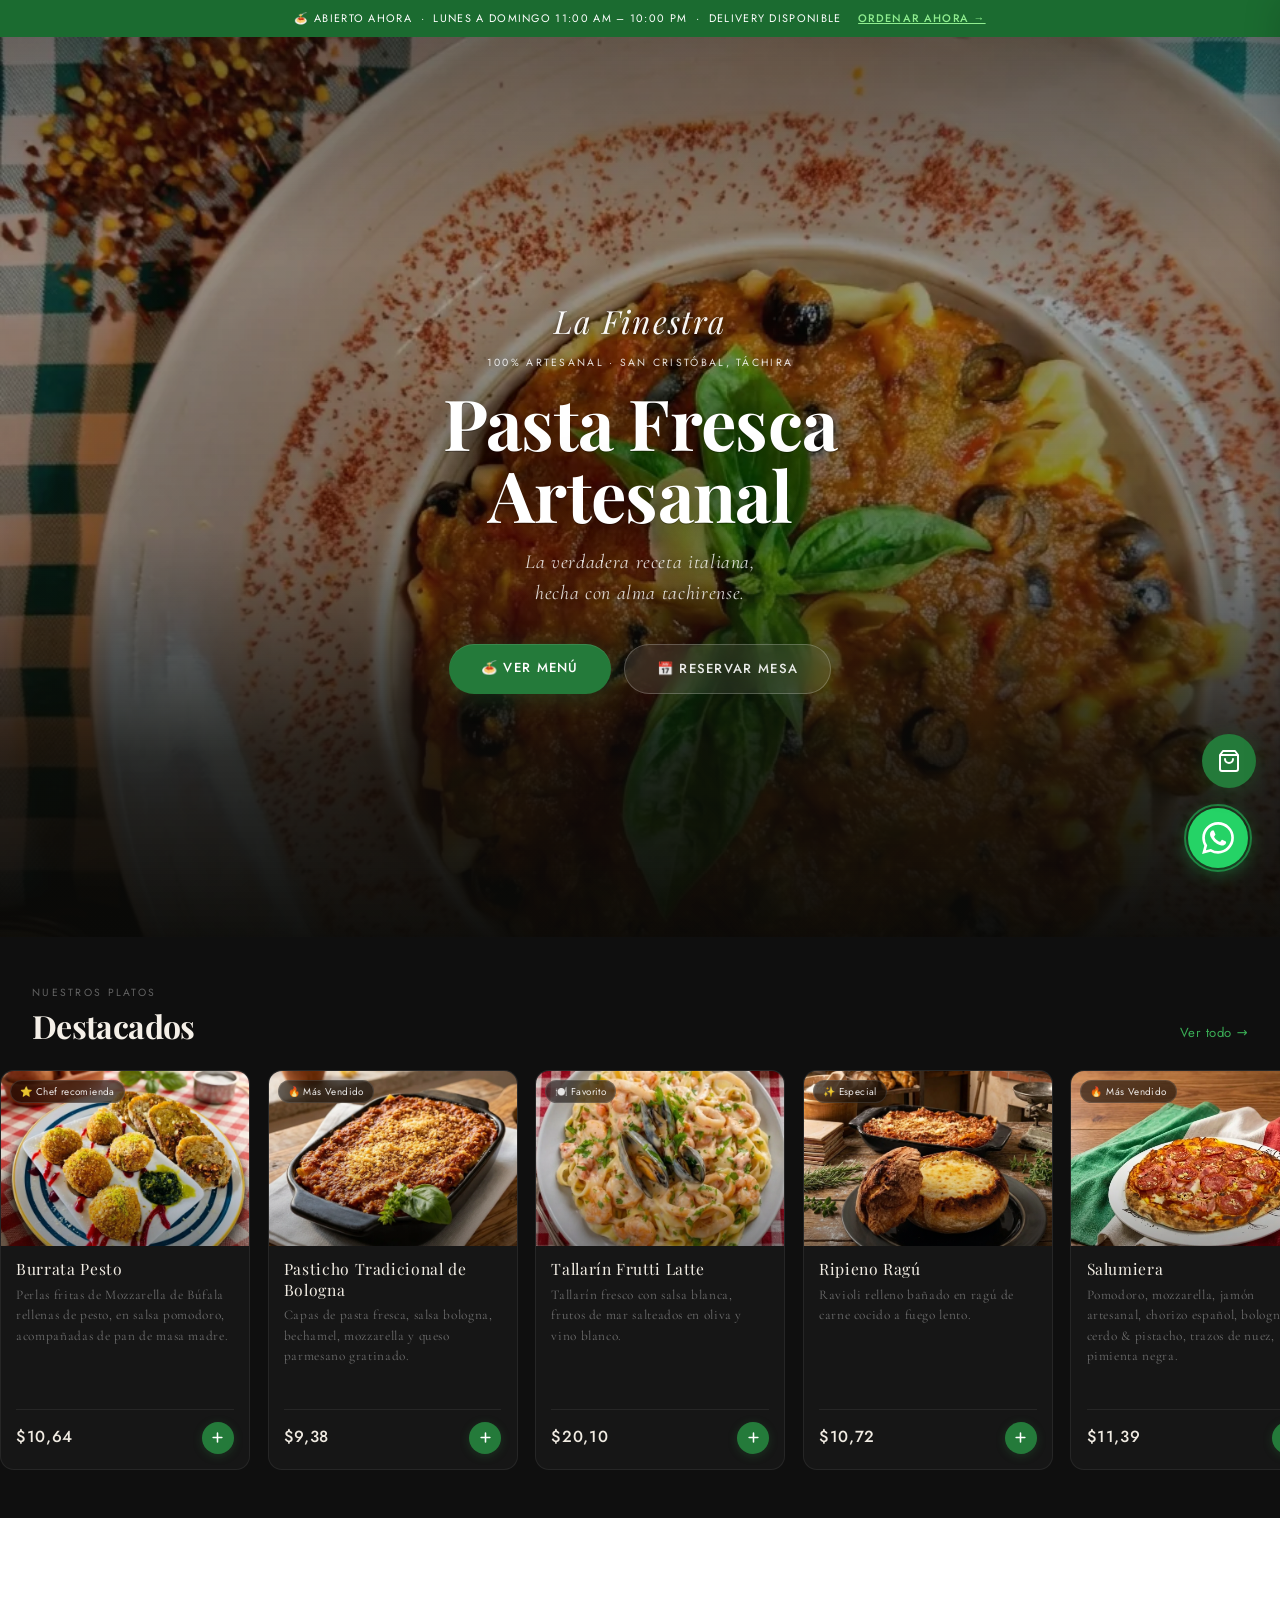
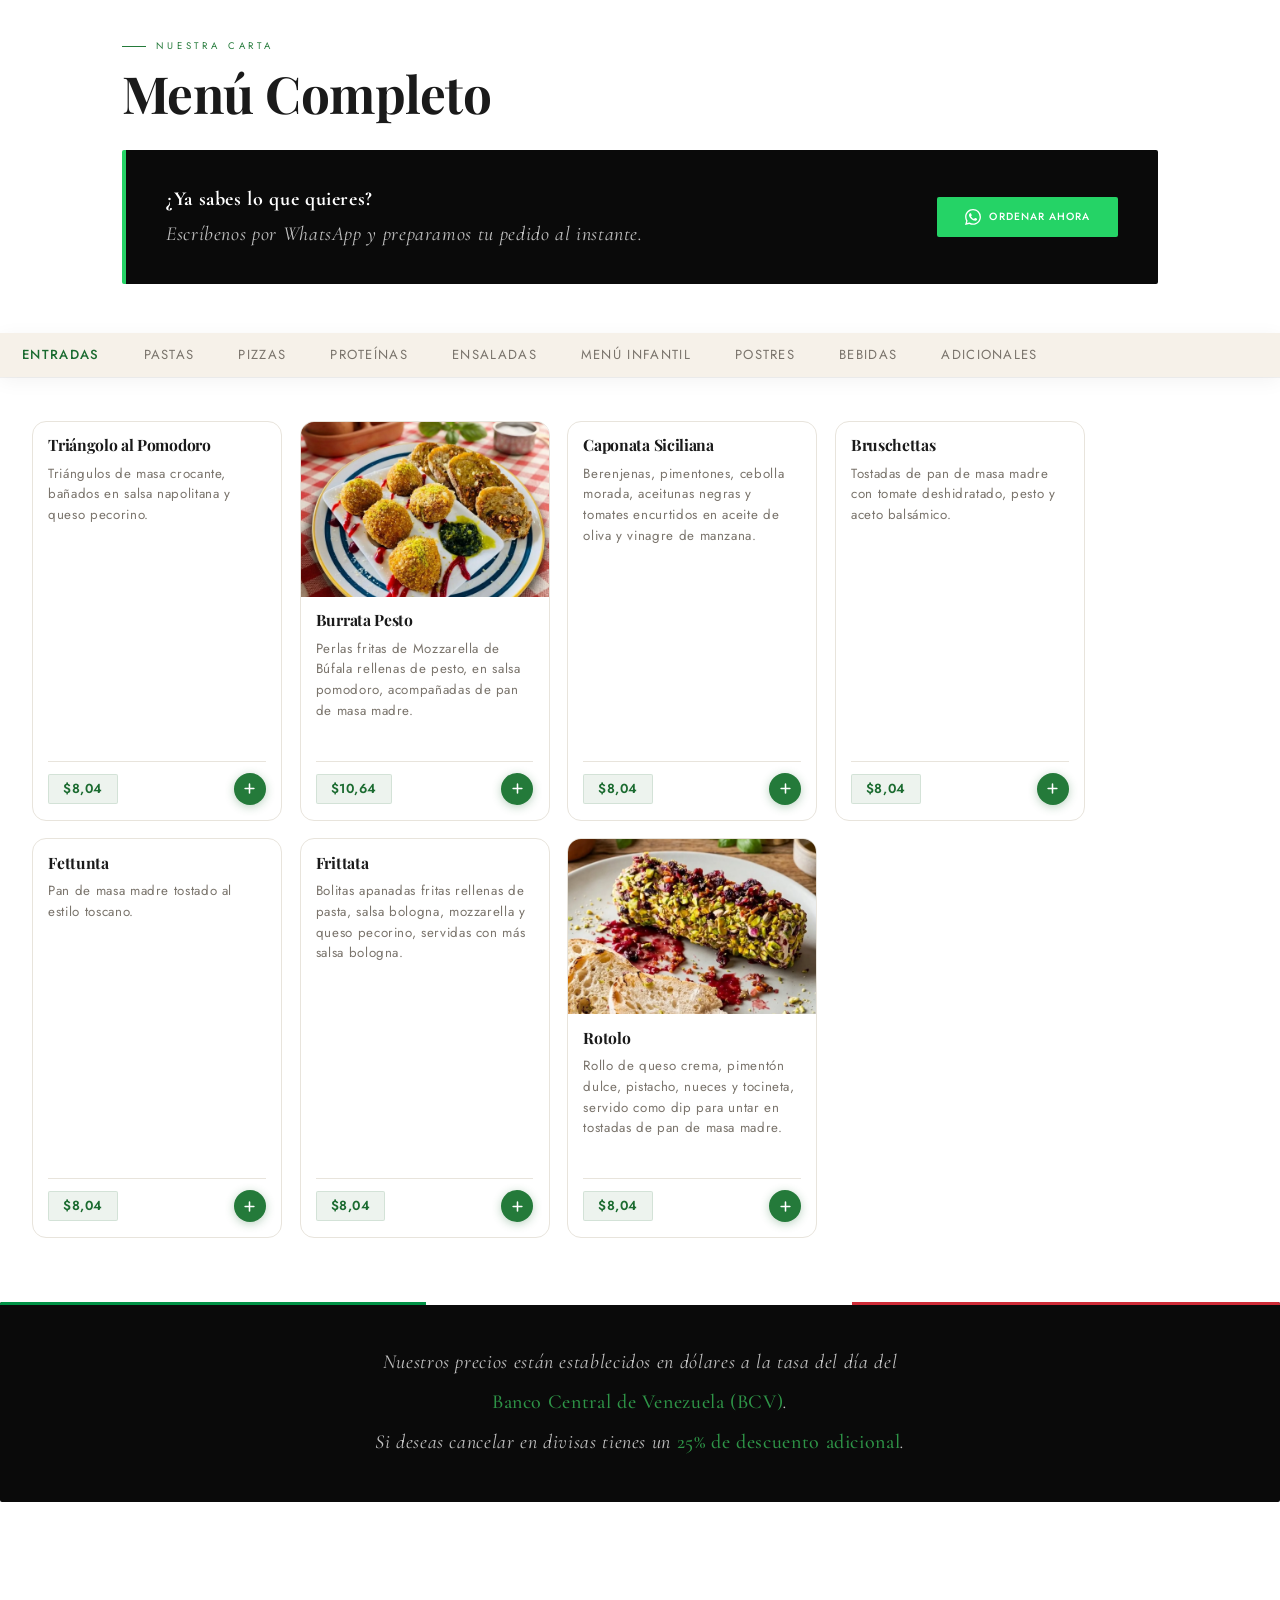
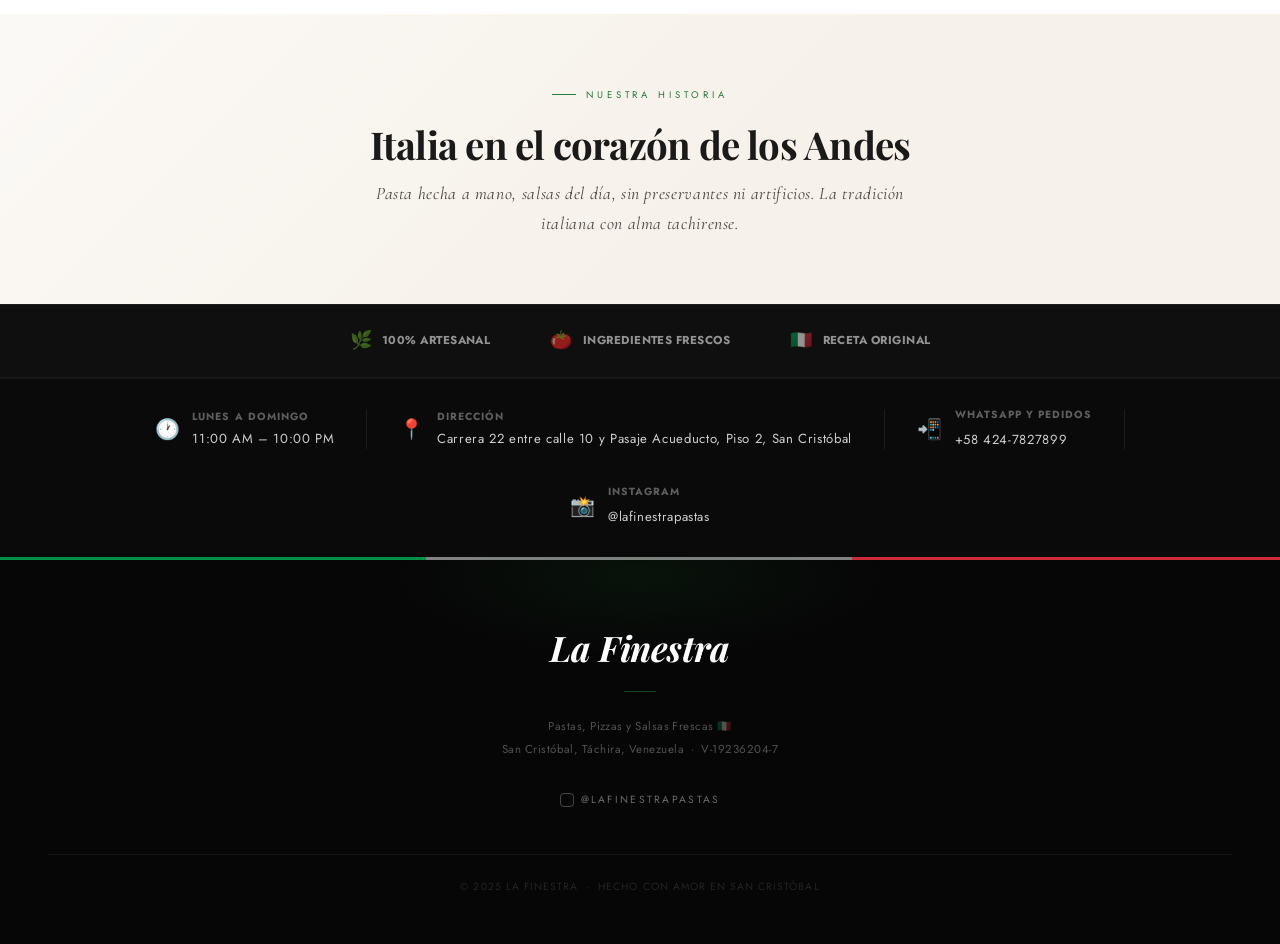
<file: index.html>
<!DOCTYPE html>
<html lang="es" style="color-scheme:light only;background-color:#FFFFFF">
<head>
<meta charset="UTF-8">
<meta name="viewport" content="width=device-width, initial-scale=1.0">
<meta name="color-scheme" content="light only">
<meta name="supported-color-schemes" content="light">
<title>La Finestra | Pastas, Pizzas y Salsas Frescas</title>
<link href="https://fonts.googleapis.com/css2?family=Playfair+Display:ital,wght@0,400;0,700;1,400;1,700&family=Cormorant+Garamond:ital,wght@0,300;0,500;1,300;1,500&family=Jost:wght@300;400;500&display=swap" rel="stylesheet">
<link rel="stylesheet" href="css/variables.css">
<link rel="stylesheet" href="css/base.css">
<link rel="stylesheet" href="css/global.css">
<link rel="stylesheet" href="css/navbar.css">
<link rel="stylesheet" href="css/layout.css">
<link rel="stylesheet" href="css/buttons.css">
<link rel="stylesheet" href="css/badges.css">
<link rel="stylesheet" href="css/tabs.css">
<link rel="stylesheet" href="css/menu-blocks.css">
<link rel="stylesheet" href="css/sections.css">
<link rel="stylesheet" href="css/footer.css">
<link rel="stylesheet" href="css/hero.css">
<link rel="stylesheet" href="css/destacados.css">
<link rel="stylesheet" href="css/utilities.css">
<link rel="stylesheet" href="css/responsive.css">
<link rel="stylesheet" href="css/cards.css">
<link rel="stylesheet" href="css/cart.css">
<script src="https://www.w3schools.com/lib/w3.js"></script>
</head>
<body>

<div id="navbar-container"></div>
<div id="hero-container"></div>
<div id="destacados-container"></div>
<div id="menu-container"></div>
<div id="about-container"></div>
<div id="valores-container"></div>
<div id="horario-container"></div>

<!-- FOOTER -->
<footer>
  <div class="ft-logo">La Finestra</div>
  <div class="ft-info">Pastas, Pizzas y Salsas Frescas 🇮🇹<br>San Cristóbal, Táchira, Venezuela &nbsp;·&nbsp; V-19236204-7</div>
  <div class="ft-ig"><a href="https://instagram.com/lafinestrapastas" target="_blank">@lafinestrapastas</a></div>
  <div class="ft-bottom">
    <p class="ft-copy">&copy; 2025 La Finestra &nbsp;·&nbsp; Hecho con amor en San Cristóbal</p>
  </div>
</footer>

<!-- WHATSAPP FLOTANTE -->
<a href="https://wa.me/584247827899" target="_blank" class="wa-float" title="Ordenar por WhatsApp">
  <div class="wa-float-pulse"></div>
  <svg viewBox="0 0 24 24" xmlns="http://www.w3.org/2000/svg">
    <path d="M17.472 14.382c-.297-.149-1.758-.867-2.03-.967-.273-.099-.471-.148-.67.15-.197.297-.767.966-.94 1.164-.173.199-.347.223-.644.075-.297-.15-1.255-.463-2.39-1.475-.883-.788-1.48-1.761-1.653-2.059-.173-.297-.018-.458.13-.606.134-.133.298-.347.446-.52.149-.174.198-.298.298-.497.099-.198.05-.371-.025-.52-.075-.149-.669-1.612-.916-2.207-.242-.579-.487-.5-.669-.51-.173-.008-.371-.01-.57-.01-.198 0-.52.074-.792.372-.272.297-1.04 1.016-1.04 2.479 0 1.462 1.065 2.875 1.213 3.074.149.198 2.096 3.2 5.077 4.487.709.306 1.262.489 1.694.625.712.227 1.36.195 1.871.118.571-.085 1.758-.719 2.006-1.413.248-.694.248-1.289.173-1.413-.074-.124-.272-.198-.57-.347m-5.421 7.403h-.004a9.87 9.87 0 01-5.031-1.378l-.361-.214-3.741.982.998-3.648-.235-.374a9.86 9.86 0 01-1.51-5.26c.001-5.45 4.436-9.884 9.888-9.884 2.64 0 5.122 1.03 6.988 2.898a9.825 9.825 0 012.893 6.994c-.003 5.45-4.437 9.884-9.885 9.884m8.413-18.297A11.815 11.815 0 0012.05 0C5.495 0 .16 5.335.157 11.892c0 2.096.547 4.142 1.588 5.945L.057 24l6.305-1.654a11.882 11.882 0 005.683 1.448h.005c6.554 0 11.89-5.335 11.893-11.893a11.821 11.821 0 00-3.48-8.413z"/>
  </svg>
</a>

<script>
  // Carga los sections HTML y luego levanta el módulo JS principal
  async function loadComponent(id, file) {
    const res  = await fetch(file);
    const html = await res.text();
    document.getElementById(id).innerHTML = html;
  }

  Promise.all([
    loadComponent('navbar-container',     'sections/navbar.html'),
    loadComponent('hero-container',       'sections/hero.html'),
    loadComponent('destacados-container', 'sections/destacados.html'),
    loadComponent('menu-container',       'sections/menu.html'),
    loadComponent('about-container',      'sections/about.html'),
    loadComponent('valores-container',    'sections/valores.html'),
    loadComponent('horario-container',    'sections/horario.html'),
  ]).then(() => {
    // Un solo script type=module reemplaza el loadScript() en cadena.
    // El navegador resuelve el árbol de imports automáticamente:
    // main.js → cart.js → config.js
    //        → mcard.js → menu-data.js
    const s = document.createElement('script');
    s.type = 'module';
    s.src  = 'js/main.js';
    document.body.appendChild(s);

    // Barra de urgencia (horario)
    var bar = document.getElementById('urgency-bar');
    if (bar) {
      var now      = new Date();
      var totalMin = now.getHours() * 60 + now.getMinutes();
      var isOpen   = totalMin >= 660 && totalMin < 1320;
      if (isOpen) {
        bar.innerHTML = '🍝 Abierto ahora &nbsp;·&nbsp; Lunes a Domingo 11:00 AM – 10:00 PM &nbsp;·&nbsp; Delivery disponible &nbsp;<a href="https://wa.me/584247827899" target="_blank">Ordenar ahora →</a>';
      } else {
        bar.classList.add('closed');
        bar.innerHTML = '🔴 Cerrado &nbsp;·&nbsp; Nuestro horario es Lunes a Domingo 11:00 AM – 10:00 PM';
      }
    }
  });
</script>
</body>
</html>
</file>
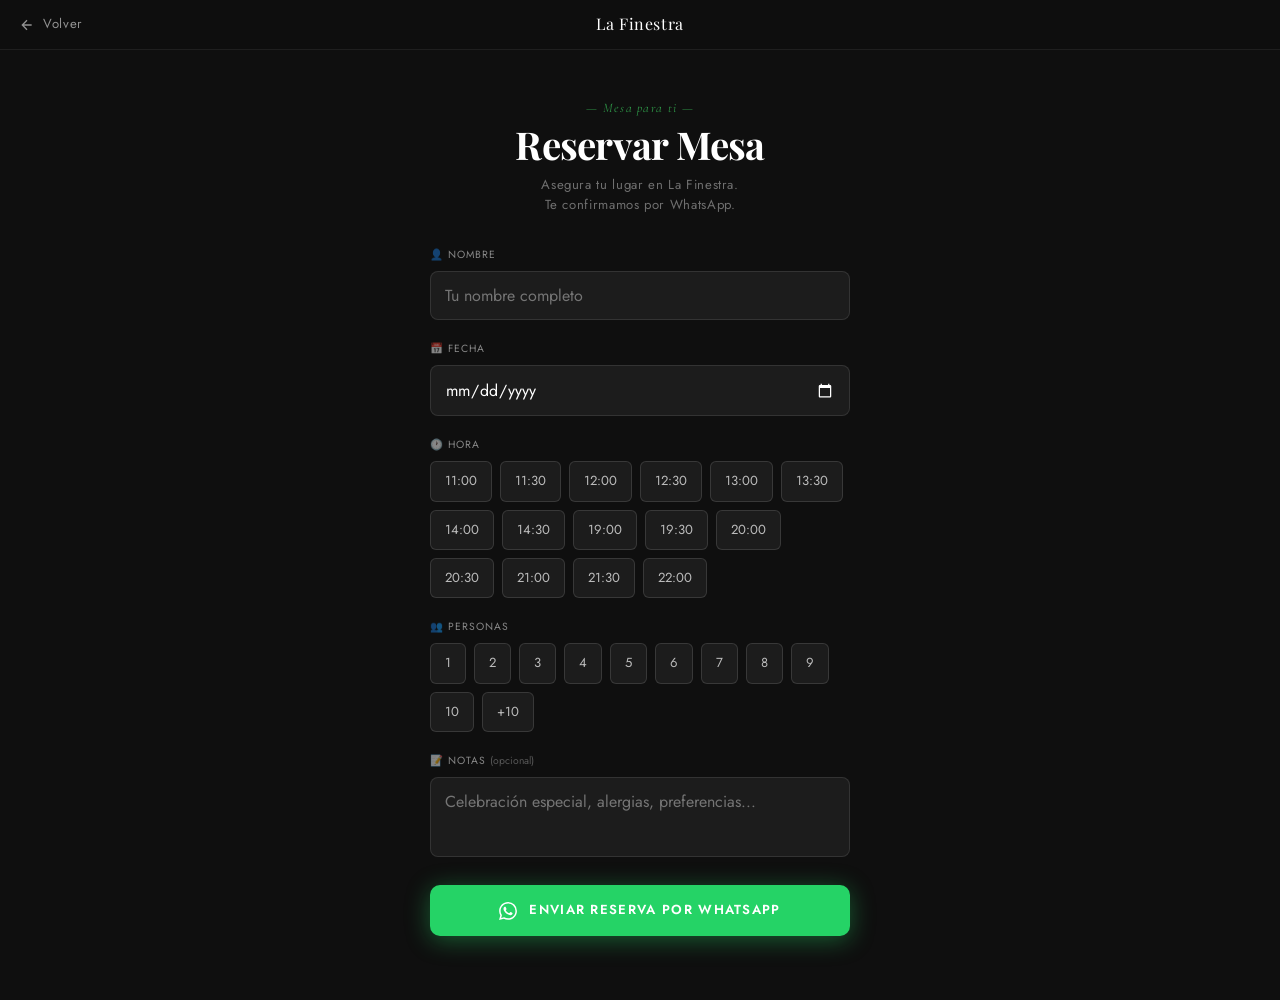
<file: reservas.html>
<!DOCTYPE html>
<html lang="es" style="color-scheme:light only">
<head>
<meta charset="UTF-8">
<meta name="viewport" content="width=device-width, initial-scale=1.0">
<meta name="color-scheme" content="light only">
<title>Reservar Mesa · La Finestra</title>
<link href="https://fonts.googleapis.com/css2?family=Playfair+Display:ital,wght@0,400;0,700;1,400;1,700&family=Cormorant+Garamond:ital,wght@0,300;0,500;1,300;1,500&family=Jost:wght@300;400;500&display=swap" rel="stylesheet">
<link rel="stylesheet" href="css/variables.css">
<link rel="stylesheet" href="css/base.css">
<link rel="stylesheet" href="css/reservas.css">
</head>
<body class="page-dark">

<header class="res-header">
  <a href="index.html" class="res-back">
    <svg viewBox="0 0 24 24" fill="none" stroke="currentColor" stroke-width="2">
      <path d="M19 12H5M12 5l-7 7 7 7"/>
    </svg>
    Volver
  </a>
  <span class="res-header-logo">La Finestra</span>
</header>

<main class="res-page">
  <div class="res-wrap">

    <span class="res-eyebrow">— Mesa para ti —</span>
    <h1 class="res-title">Reservar Mesa</h1>
    <p class="res-sub">Asegura tu lugar en La Finestra.<br>Te confirmamos por WhatsApp.</p>

    <div class="rf-group">
      <label class="rf-label">👤 Nombre</label>
      <input class="rf-input" id="res-nombre" type="text" placeholder="Tu nombre completo" autocomplete="name">
    </div>

    <div class="rf-group">
      <label class="rf-label">📅 Fecha</label>
      <input class="rf-input" id="res-fecha" type="date">
    </div>

    <div class="rf-group">
      <label class="rf-label">🕐 Hora</label>
      <div class="rf-chips" id="res-hora-chips">
        <button type="button" class="rf-chip" data-val="11:00">11:00</button>
        <button type="button" class="rf-chip" data-val="11:30">11:30</button>
        <button type="button" class="rf-chip" data-val="12:00">12:00</button>
        <button type="button" class="rf-chip" data-val="12:30">12:30</button>
        <button type="button" class="rf-chip" data-val="13:00">13:00</button>
        <button type="button" class="rf-chip" data-val="13:30">13:30</button>
        <button type="button" class="rf-chip" data-val="14:00">14:00</button>
        <button type="button" class="rf-chip" data-val="14:30">14:30</button>
        <button type="button" class="rf-chip" data-val="19:00">19:00</button>
        <button type="button" class="rf-chip" data-val="19:30">19:30</button>
        <button type="button" class="rf-chip" data-val="20:00">20:00</button>
        <button type="button" class="rf-chip" data-val="20:30">20:30</button>
        <button type="button" class="rf-chip" data-val="21:00">21:00</button>
        <button type="button" class="rf-chip" data-val="21:30">21:30</button>
        <button type="button" class="rf-chip" data-val="22:00">22:00</button>
      </div>
    </div>

    <div class="rf-group">
      <label class="rf-label">👥 Personas</label>
      <div class="rf-chips" id="res-personas-chips">
        <button type="button" class="rf-chip" data-val="1">1</button>
        <button type="button" class="rf-chip" data-val="2">2</button>
        <button type="button" class="rf-chip" data-val="3">3</button>
        <button type="button" class="rf-chip" data-val="4">4</button>
        <button type="button" class="rf-chip" data-val="5">5</button>
        <button type="button" class="rf-chip" data-val="6">6</button>
        <button type="button" class="rf-chip" data-val="7">7</button>
        <button type="button" class="rf-chip" data-val="8">8</button>
        <button type="button" class="rf-chip" data-val="9">9</button>
        <button type="button" class="rf-chip" data-val="10">10</button>
        <button type="button" class="rf-chip" data-val="+10">+10</button>
      </div>
    </div>

    <div class="rf-group">
      <label class="rf-label">📝 Notas <span class="rf-opcional">(opcional)</span></label>
      <textarea class="rf-input rf-textarea" id="res-notas" placeholder="Celebración especial, alergias, preferencias..."></textarea>
    </div>

    <div class="rf-error" id="rf-error">Por favor completa todos los campos obligatorios.</div>

    <button type="button" class="rf-btn" id="rf-submit">
      <svg viewBox="0 0 24 24" xmlns="http://www.w3.org/2000/svg">
        <path d="M17.472 14.382c-.297-.149-1.758-.867-2.03-.967-.273-.099-.471-.148-.67.15-.197.297-.767.966-.94 1.164-.173.199-.347.223-.644.075-.297-.15-1.255-.463-2.39-1.475-.883-.788-1.48-1.761-1.653-2.059-.173-.297-.018-.458.13-.606.134-.133.298-.347.446-.52.149-.174.198-.298.298-.497.099-.198.05-.371-.025-.52-.075-.149-.669-1.612-.916-2.207-.242-.579-.487-.5-.669-.51-.173-.008-.371-.01-.57-.01-.198 0-.52.074-.792.372-.272.297-1.04 1.016-1.04 2.479 0 1.462 1.065 2.875 1.213 3.074.149.198 2.096 3.2 5.077 4.487.709.306 1.262.489 1.694.625.712.227 1.36.195 1.871.118.571-.085 1.758-.719 2.006-1.413.248-.694.248-1.289.173-1.413-.074-.124-.272-.198-.57-.347m-5.421 7.403h-.004a9.87 9.87 0 01-5.031-1.378l-.361-.214-3.741.982.998-3.648-.235-.374a9.86 9.86 0 01-1.51-5.26c.001-5.45 4.436-9.884 9.888-9.884 2.64 0 5.122 1.03 6.988 2.898a9.825 9.825 0 012.893 6.994c-.003 5.45-4.437 9.884-9.885 9.884m8.413-18.297A11.815 11.815 0 0012.05 0C5.495 0 .16 5.335.157 11.892c0 2.096.547 4.142 1.588 5.945L.057 24l6.305-1.654a11.882 11.882 0 005.683 1.448h.005c6.554 0 11.89-5.335 11.893-11.893a11.821 11.821 0 00-3.48-8.413z"/>
      </svg>
      Enviar reserva por WhatsApp
    </button>

  </div>
</main>

<script>
document.querySelectorAll('#res-hora-chips .rf-chip').forEach(function(chip) {
  chip.addEventListener('click', function() {
    document.querySelectorAll('#res-hora-chips .rf-chip').forEach(function(c) { c.classList.remove('activo'); });
    this.classList.add('activo');
  });
});

document.querySelectorAll('#res-personas-chips .rf-chip').forEach(function(chip) {
  chip.addEventListener('click', function() {
    document.querySelectorAll('#res-personas-chips .rf-chip').forEach(function(c) { c.classList.remove('activo'); });
    this.classList.add('activo');
  });
});

document.getElementById('rf-submit').addEventListener('click', function() {
  var nombre  = document.getElementById('res-nombre').value.trim();
  var fecha   = document.getElementById('res-fecha').value;
  var horaEl  = document.querySelector('#res-hora-chips .rf-chip.activo');
  var persEl  = document.querySelector('#res-personas-chips .rf-chip.activo');
  var notas   = document.getElementById('res-notas').value.trim();
  var errorEl = document.getElementById('rf-error');

  if (!nombre || !fecha || !horaEl || !persEl) {
    errorEl.classList.add('visible');
    errorEl.scrollIntoView({ behavior: 'smooth', block: 'center' });
    return;
  }
  errorEl.classList.remove('visible');

  var parts = fecha.split('-');
  var y = parts[0], m = parts[1], d = parts[2];
  var dias  = ['Domingo','Lunes','Martes','Miércoles','Jueves','Viernes','Sábado'];
  var meses = ['enero','febrero','marzo','abril','mayo','junio','julio','agosto','septiembre','octubre','noviembre','diciembre'];
  var fo = new Date(parseInt(y), parseInt(m)-1, parseInt(d));
  var fechaLegible = dias[fo.getDay()] + ' ' + d + ' de ' + meses[parseInt(m)-1] + ' de ' + y;

  var msg = '📅 *Reserva en La Finestra*\n\n'
    + '👤 *Nombre:* ' + nombre + '\n'
    + '📆 *Fecha:* ' + fechaLegible + '\n'
    + '🕐 *Hora:* ' + horaEl.dataset.val + '\n'
    + '👥 *Personas:* ' + persEl.dataset.val + '\n'
    + (notas ? '📝 *Notas:* ' + notas + '\n' : '')
    + '\n_Enviado desde lafinestra.vercel.app_';

  window.open('https://wa.me/584247827899?text=' + encodeURIComponent(msg), '_blank');
});
</script>
</body>
</html>
</file>
<file: css/variables.css>
/* ══════════════════════════════════════════
   VARIABLES.CSS — Design Tokens
   La Finestra · Fase 4 (tipografía)
   Prompt 2: sombras centralizadas
══════════════════════════════════════════ */

:root {
  /* Negros / Charcoals */
  --negro:   #0A0A0A;
  --negro2:  #141414;
  --negro3:  #1C1C1C;
  --negro4:  #222222;

  /* Cremas */
  --crema:   #F6F1E9;
  --crema2:  #EDE5D4;
  --crema3:  #E5DAC8;

  /* Blancos */
  --blanco:  #FFFFFF;

  /* Verdes */
  --verde:   #1B6B30;
  --verde2:  #247A3A;
  --verde3:  #2E9447;

  /* Rojos */
  --rojo:    #BF2227;
  --rojo2:   #D42830;

  /* Oros */
  --oro:     #9A7B2F;
  --oro2:    #C49A3C;

  /* Grises claros */
  --gris:    #F2F0EC;
  --gris2:   #E8E4DC;

  /* Textos */
  --texto:   #1A1A1A;
  --texto2:  #4A4540;
  --texto3:  #7A746C;

  /* ── SOMBRAS — sistema centralizado ─────────────────
     Nombres anteriores mantenidos como aliases para
     no romper componentes que ya los usan.
     Los nuevos nombres semánticos son los canónicos.
  ─────────────────────────────────────────────────── */

  /* Sombras neutras (negro) */
  --shadow-soft:        0 2px 12px rgba(0,0,0,0.06);  /* elementos sutiles, how-num  */
  --shadow-card:        0 4px 24px rgba(0,0,0,0.08);  /* cards en reposo             */
  --shadow-card-hover:  0 8px 40px rgba(0,0,0,0.12);  /* cards en hover              */
  --shadow-overlay:     0 4px 24px rgba(0,0,0,0.20);  /* botones sobre fondo verde   */
  --shadow-heavy:       0 8px 32px rgba(0,0,0,0.30);  /* hover botones sobre verde   */
  --shadow-dark:        0 4px 24px rgba(0,0,0,0.35);  /* banners oscuros hover       */

  /* Sombras verde brand */
  --shadow-green:           0 4px 20px rgba(27,107,48,0.40);   /* btn-primary reposo      */
  --shadow-green-hover:     0 6px 28px rgba(27,107,48,0.55);   /* btn-primary hover       */
  --shadow-green-nav:       0 2px 12px rgba(27,107,48,0.35);   /* btn nav reposo          */
  --shadow-green-nav-hover: 0 4px 20px rgba(27,107,48,0.50);   /* btn nav hover           */
  --shadow-green-subtle:    0 2px 12px rgba(27,107,48,0.15);   /* how-num, acentos leves  */

  /* Sombras WhatsApp */
  --shadow-wa:          0 4px 20px rgba(37,211,102,0.45), 0 2px 8px rgba(0,0,0,0.20);   /* wa-float reposo  */
  --shadow-wa-hover:    0 8px 32px rgba(37,211,102,0.60), 0 4px 16px rgba(0,0,0,0.25);  /* wa-float hover   */
  --shadow-wa-btn:      0 4px 24px rgba(37,211,102,0.40);  /* btn-wa-hero reposo         */
  --shadow-wa-btn-hover:0 6px 32px rgba(37,211,102,0.60);  /* btn-wa-hero hover          */

  /* Aliases legacy — compatibilidad con código anterior */
  --sombra:  var(--shadow-card);
  --sombra2: var(--shadow-card-hover);
  --sombra3: var(--shadow-soft);

  /* Misc */
  --radio:      2px;   /* botones, badges, pills — elementos pequeños */
  --radio-card: 14px;  /* cards, paneles, contenedores grandes       */
  --trans:   all 0.28s cubic-bezier(0.4,0,0.2,1);

  /* ── FASE 4: ESCALA TIPOGRÁFICA ──────────────────
     Todas las fuentes se definen aquí como tokens.
     Editar aquí afecta todo el sitio de forma segura.
  ─────────────────────────────────────────────────── */

  /* Familias */
  --font-serif:      'Playfair Display', Georgia, serif;
  --font-serif-body: 'Cormorant Garamond', 'Garamond', serif;
  --font-sans:       'Jost', system-ui, sans-serif;

  /* Escala de tamaños (fluid = clamp responsive) */
  --text-2xs:   0.65rem;
  --text-xs:    0.72rem;
  --text-sm:    0.82rem;
  --text-base:  1rem;
  --text-md:    1.1rem;
  --text-lg:    1.25rem;

  /* Títulos fluid */
  --text-h4:    clamp(1.1rem,  1.8vw, 1.35rem);
  --text-h3:    clamp(1.3rem,  2.2vw, 1.7rem);
  --text-h2:    clamp(1.7rem,  3.2vw, 2.4rem);
  --text-h1:    clamp(2.4rem,  5.5vw, 4.2rem);

  /* Line-heights */
  --lh-tight:   1.15;
  --lh-snug:    1.3;
  --lh-normal:  1.55;
  --lh-relaxed: 1.75;
  --lh-loose:   2;

  /* Letter-spacing */
  --ls-tight:   -0.02em;
  --ls-none:    0em;
  --ls-sm:      0.04em;
  --ls-md:      0.1em;
  --ls-lg:      0.16em;
  --ls-xl:      0.22em;

  /* ── SPACING — sistema de espaciado ─────────────────
     Escala basada en base de 0.5rem (8px).
     Usar estos tokens en padding, margin y gap.
     Nunca hardcodear valores de spacing nuevos.
  ─────────────────────────────────────────────────── */

  --space-1:   0.25rem;   /*  4px — detalles mínimos, margin-bottom micro  */
  --space-2:   0.5rem;    /*  8px — gaps internos pequeños, padding badge   */
  --space-3:   0.75rem;   /* 12px — gaps icon+label, padding nav-mobile btn */
  --space-4:   1rem;      /* 16px — gap general, padding-top mcard-order    */
  --space-5:   1.25rem;   /* 20px — padding mobile compacto                 */
  --space-6:   1.5rem;    /* 24px — gap cards, padding móvil                */
  --space-7:   2rem;      /* 32px — padding card, padding sección móvil     */
  --space-8:   2.5rem;    /* 40px — padding banners, CTA móvil              */
  --space-9:   3rem;      /* 48px — margin-bottom tabs, sección móvil       */
  --space-10:  4rem;      /* 64px — padding secciones medianas              */
  --space-11:  5rem;      /* 80px — padding CTA desktop                     */
  --space-12:  7rem;      /* 112px — padding secciones principales desktop  */

  /* Aliases semánticos — más legibles en contexto */
  --space-section:        var(--space-12);  /* padding secciones principales  */
  --space-section-mobile: var(--space-9);   /* padding secciones en móvil     */
  --space-card:           var(--space-7);   /* padding interno de cards       */
  --space-card-mobile:    var(--space-6);   /* padding cards en móvil         */
  --space-banner:         var(--space-8);   /* padding banners oscuros        */
  --space-inline:         var(--space-4);   /* gap entre elementos en línea   */
  --space-stack:          var(--space-6);   /* gap entre cards en grid        */

  /* ── TRANSICIONES — sistema unificado ───────────────
     3 velocidades semánticas para toda la UI.
     --trans legacy se mantiene como alias de --transition-smooth.
  ─────────────────────────────────────────────────── */

  /* Rápida: color, border, opacity — cambios de estado simples */
  --transition-fast:    color 0.2s ease, background 0.2s ease,
                        border-color 0.2s ease, opacity 0.2s ease;

  /* Suave: la mayoría de componentes interactivos */
  --transition-smooth:  background 0.25s ease, color 0.25s ease,
                        border-color 0.25s ease, box-shadow 0.25s ease,
                        transform 0.22s cubic-bezier(0.4,0,0.2,1);

  /* Premium: cards, elementos con elevación, movimiento percibido */
  --transition-premium: background 0.3s ease, border-color 0.3s ease,
                        box-shadow 0.3s ease,
                        transform 0.28s cubic-bezier(0.4,0,0.2,1);

  /* Alias legacy — compatibilidad con código anterior */
  --trans: var(--transition-smooth);

}
</file>
<file: css/base.css>
/* ══════════════════════════════════════════
   BASE.CSS — Reset, body, dark-mode block
   Fase 4: tipografía global optimizada
══════════════════════════════════════════ */

*, *::before, *::after {
  margin: 0;
  padding: 0;
  box-sizing: border-box;
}

html {
  scroll-behavior: smooth;
  color-scheme: light only;
  background-color: #FFFFFF;
  /* Base font-size: permite que rem escale limpio en todos los navegadores */
  font-size: 16px;
}

body {
  background-color: #FFFFFF;
  color: var(--texto);
  font-family: var(--font-sans);
  font-size: var(--text-base);
  line-height: var(--lh-normal);
  letter-spacing: var(--ls-sm);
  overflow-x: hidden;
  -webkit-font-smoothing: antialiased;
  -moz-osx-font-smoothing: grayscale;
  text-rendering: optimizeLegibility;
  color-scheme: light only;
}

/* Párrafos base */
p {
  line-height: var(--lh-normal);
}

/* Links base */
a {
  color: inherit;
}

/* Buttons base — reset del estilo nativo del navegador.
   Sin esto, los <button> heredan background:buttonface (blanco/gris)
   del agente de usuario, ignorando cualquier background:transparent
   declarado en otros archivos CSS. */
button {
  background: transparent;
  border: none;
  padding: 0;
  cursor: pointer;
  font: inherit;
  color: inherit;
}

/* Mejorar rendering de fuentes serif en todos los contextos */
h1, h2, h3, h4, h5, h6 {
  font-family: var(--font-serif);
  line-height: var(--lh-snug);
  letter-spacing: var(--ls-tight);
  text-rendering: optimizeLegibility;
}

/* ── FORZAR MODO CLARO ── */
@media (prefers-color-scheme: dark) {
  html:not(:has(body.page-dark)),
  body:not(.page-dark) {
    background-color: #FFFFFF !important;
    color: #1A1A1A !important;
    color-scheme: light !important;
  }
  body:not(.page-dark) * { color-scheme: light !important; }
  body:not(.page-dark) input,
body:not(.page-dark) button:not(.tab):not(.mcard-btn):not(.dest-btn):not(.cart-fab):not(.cart-close):not(.cart-qty-btn):not(.cart-btn-wa),
body:not(.page-dark) select,
body:not(.page-dark) textarea {
  background-color: #FFFFFF !important;
  color: #1A1A1A !important;
}
  .about, .menu-sec, .horario { background-color: #F6F1E9 !important; }
  .hero, .valores             { background-color: #141414 !important; }
  .about-card, .icard,
  .pasta-system, .price-notice { background-color: #0A0A0A !important; }
  .vitem                      { background-color: #1C1C1C !important; }
  .cta-sec                    { background-color: #1B6B30 !important; }
  footer                      { background-color: #060606 !important; }
  nav                         { background-color: #0A0A0A !important; }
  .mcard        { background-color: #FFFFFF !important; color: #1A1A1A !important; }
  .mcard-name   { color: #1A1A1A !important; }
  .mcard-desc   { color: #7A746C !important; }
  .mcard:hover  { background-color: #F6F1E9 !important; }
  .tab    { color: #7A746C !important; background-color: transparent !important; }
  .tab.on { color: #1B6B30 !important; }
}
</file>
<file: css/global.css>
/* ══════════════════════════════════════════
   GLOBAL.CSS — vacío intencionalmente.
   overflow-x: hidden está en base.css body.
══════════════════════════════════════════ */
</file>
<file: css/navbar.css>
/* ══════════════════════════════════════════
   NAVBAR.CSS — Navegación principal.
   Usa tokens de variables.css.
══════════════════════════════════════════ */

/* ── Flag bar ── */
.flag-bar {
  position: absolute;
  top: 0; left: 0; right: 0;
  height: 3px;
  background: linear-gradient(90deg, #009246 33.3%, #ffffff 33.3% 66.6%, #CE2B37 66.6%);
  z-index: 10;
}

/* ── Nav ── */
nav {
  position: fixed;
  top: 0; width: 100%;
  z-index: 300;
  background: rgba(10,10,10,0.98);
  backdrop-filter: blur(16px);
  -webkit-backdrop-filter: blur(16px);
  display: flex;
  align-items: center;
  justify-content: space-between;
  padding: 0 3rem;
  height: 68px;
  border-bottom: 1px solid rgba(255,255,255,0.06);
}

.nav-logo {
  font-family: var(--font-serif);
  font-size: 1.3rem;
  font-style: italic;
  color: var(--blanco);
  letter-spacing: 0.01em;
  display: flex;
  align-items: center;
  gap: 12px;
}
.nav-logo-dot {
  width: 6px; height: 6px;
  border-radius: 50%;
  background: var(--verde3);
}
.nav-logo span {
  color: rgba(255,255,255,0.35);
  font-style: normal;
  font-size: var(--text-2xs);
  letter-spacing: var(--ls-xl);
  text-transform: uppercase;
}

.nav-links {
  display: flex;
  gap: 0;
  list-style: none;
  align-items: center;
  height: 68px;
}
.nav-links li { height: 100%; display: flex; align-items: center; }
.nav-links a {
  color: rgba(255,255,255,0.6);
  text-decoration: none;
  font-size: 0.7rem;
  letter-spacing: 0.14em;
  text-transform: uppercase;
  padding: 0 1.2rem;
  height: 100%;
  display: flex;
  align-items: center;
  border-bottom: 2px solid transparent;
  transition: var(--transition-fast);
}
.nav-links a:hover { color: var(--blanco); border-bottom-color: var(--verde3); }

/* nav .nav-wa: especificidad mayor que .nav-links a — sin !important */
nav .nav-wa {
  margin-left: 1rem;
  background: var(--verde);
  color: white;
  padding: 10px 22px;
  height: auto;
  font-size: 0.68rem;
  letter-spacing: 0.14em;
  border-radius: var(--radio);
  border-bottom: none;
  box-shadow: var(--shadow-green-nav);
}
nav .nav-wa:hover {
  background: var(--verde2);
  box-shadow: var(--shadow-green-nav-hover);
  transform: translateY(-1px);
}

/* ── Hamburger ── */
.nav-hamburger {
  display: none;
  flex-direction: column;
  gap: 5px;
  cursor: pointer;
  padding: 8px;
}
.nav-hamburger span {
  width: 22px; height: 1.5px;
  background: white;
  border-radius: 2px;
  transition: var(--transition-fast);
}

/* ── Menú móvil ── */
.nav-mobile {
  display: none;
  position: fixed;
  top: 68px; left: 0; right: 0;
  background: var(--negro);
  padding: var(--space-card-mobile) 2rem;
  z-index: 299;
  border-bottom: 1px solid rgba(255,255,255,0.06);
}
.nav-mobile.open { display: flex; flex-direction: column; gap: 0; }
.nav-mobile a {
  color: rgba(255,255,255,0.7);
  text-decoration: none;
  font-size: 0.8rem;
  letter-spacing: 0.12em;
  text-transform: uppercase;
  padding: var(--space-4) 0;
  border-bottom: 1px solid rgba(255,255,255,0.05);
  transition: var(--transition-fast);
}
.nav-mobile a:hover { color: var(--verde3); }

/* .nav-mobile .mob-wa: especificidad mayor que .nav-mobile a — sin !important */
.nav-mobile .mob-wa {
  background: var(--verde);
  color: white;
  text-align: center;
  padding: 12px;
  margin-top: 1rem;
  border: none;
  border-radius: var(--radio);
}
</file>
<file: css/layout.css>
/* ══════════════════════════════════════════
   LAYOUT.CSS — Estructura base de secciones.
   Nav → navbar.css | Footer → sections.css
   Usa tokens de variables.css.
══════════════════════════════════════════ */

/* ── Secciones base ── */
section { padding: var(--space-section) 2rem; }
.inner  { max-width: 1100px; margin: 0 auto; }

.sec-label {
  display: inline-flex;
  align-items: center;
  gap: 10px;
  font-size: 0.6rem;
  letter-spacing: 0.4em;
  text-transform: uppercase;
  color: var(--verde2);
  margin-bottom: var(--space-3);
}
.sec-label::before {
  content: '';
  width: 24px; height: 1px;
  background: var(--verde2);
  flex-shrink: 0;
}

.sec-title {
  font-family: var(--font-serif);
  font-size: clamp(2rem, 4.5vw, 3.2rem);
  line-height: 1.08;
  margin-bottom: 1.8rem;
  color: var(--texto);
  letter-spacing: -0.01em;
}
</file>
<file: css/buttons.css>
/* ══════════════════════════════════════════
   BUTTONS.CSS — Sistema de botones
   Base compartida + todas las variantes.
   Editar aquí para cambiar cualquier botón
   del sitio sin tocar otros componentes.
══════════════════════════════════════════ */

/* ── Base ── */
.btn {
  font-family: var(--font-sans);
  font-size: var(--text-xs);
  letter-spacing: var(--ls-lg);
  text-transform: uppercase;
  font-weight: 500;
  cursor: pointer;
  text-decoration: none;
  display: inline-flex;
  align-items: center;
  gap: 8px;
  border: none;
  border-radius: var(--radio);
  transition: var(--transition-smooth);
}
.btn:active { transform: translateY(0) scale(0.98); }

/* ── Primary (verde brand) ── */
.btn-primary {
  background: var(--verde);
  color: white;
  padding: 15px 38px;
  box-shadow: var(--shadow-green);
}
.btn-primary:hover {
  background: var(--verde2);
  box-shadow: var(--shadow-green-hover);
  transform: translateY(-2px);
}

/* ── Outline (borde blanco, fondo transparente) ── */
.btn-outline {
  background: transparent;
  color: rgba(255,255,255,0.65);
  padding: 15px 38px;
  font-weight: 400;
  border: 1px solid rgba(255,255,255,0.2);
}
.btn-outline:hover {
  border-color: rgba(255,255,255,0.5);
  color: white;
  transform: translateY(-2px);
}

/* ── WhatsApp grande (hero / destacado) ── */
.btn-whatsapp {
  background-color: #25D366;
  color: white;
  padding: 16px 40px;
  gap: 10px;
  box-shadow: var(--shadow-wa-btn);
}
.btn-whatsapp:hover {
  background-color: #1ea854;
  box-shadow: var(--shadow-wa-btn-hover);
  transform: translateY(-2px);
}
.btn-whatsapp svg { width: 20px; height: 20px; fill: white; flex-shrink: 0; }

/* ── WhatsApp compacto (banners, order) ── */
.btn-whatsapp-sm {
  background-color: #25D366;
  color: white;
  padding: 12px 28px;
  font-size: var(--text-2xs);
  letter-spacing: var(--ls-md);
  white-space: nowrap;
  flex-shrink: 0;
  transition: var(--transition-fast);
}
.btn-whatsapp-sm:hover { background-color: #1ea854; transform: translateY(-1px); }
.btn-whatsapp-sm:active { transform: scale(0.97); }
.btn-whatsapp-sm svg { width: 16px; height: 16px; fill: white; }

/* ── Order (verde outline pequeño, dentro de cards) ── */
.btn-order {
  font-size: var(--text-2xs);
  letter-spacing: var(--ls-md);
  color: var(--verde);
  border: 1px solid rgba(27,107,48,0.25);
  padding: 7px 14px;
  background: transparent;
  transition: var(--transition-fast);
}
.btn-order:hover {
  background-color: var(--verde);
  color: white;
  border-color: var(--verde);
}
.btn-order svg { width: 12px; height: 12px; transition: var(--transition-fast); }
.btn-order:hover svg { transform: translateX(3px); }

/* ── White (CTA sobre fondo verde) ── */
.btn-white {
  background: white;
  color: var(--verde);
  padding: 14px 36px;
  font-weight: 500;
  border-radius: 100px;
  box-shadow: var(--shadow-overlay);
}
.btn-white:hover {
  background: var(--crema);
  transform: translateY(-2px);
  box-shadow: var(--shadow-heavy);
}

/* ── White outline (CTA secundario sobre fondo verde) ── */
.btn-white-outline {
  background: rgba(255,255,255,0.12);
  color: white;
  padding: 14px 36px;
  font-weight: 400;
  border-radius: 100px;
  border: 1px solid rgba(255,255,255,0.3);
}
.btn-white-outline:hover {
  background: rgba(255,255,255,0.22);
  transform: translateY(-2px);
}
</file>
<file: css/badges.css>
/* ══════════════════════════════════════════
   BADGES.CSS — Etiquetas de estado
   Variantes: default (oscuro), verde, rojo.
══════════════════════════════════════════ */

.badge {
  font-family: var(--font-sans);
  font-size: var(--text-2xs);
  letter-spacing: var(--ls-xl);
  text-transform: uppercase;
  font-weight: 500;
  padding: 5px 13px;
  border: 1px solid rgba(255,255,255,0.1);
  color: rgba(255,255,255,0.45);
  border-radius: var(--radio);
  transition: var(--transition-fast);
  line-height: 1;
}
.badge:hover { border-color: rgba(255,255,255,0.25); color: rgba(255,255,255,0.7); }

.badge.g {
  border-color: rgba(46,148,71,0.4);
  color: var(--verde3);
  background: rgba(46,148,71,0.06);
}
.badge.r {
  border-color: rgba(212,40,48,0.35);
  color: #d97070;
  background: rgba(212,40,48,0.05);
}
</file>
<file: css/tabs.css>
/* ══════════════════════════════════════════
   TABS.CSS — Sistema de pestañas del menú.
   El JS que activa .on está en main.js.
══════════════════════════════════════════ */

.tabs-wrap {
  display: flex;
  flex-wrap: wrap;
  margin-bottom: var(--space-9);
  /* Sin border-bottom: línea separadora eliminada por diseño */
}

.tab {
  padding: 14px 22px;
  font-family: var(--font-sans);
  font-size: var(--text-sm);
  letter-spacing: var(--ls-md);
  text-transform: uppercase;
  /* background reseteado a transparent en base.css — no hace falta declararlo aquí */
  border-bottom: 2px solid transparent;
  margin-bottom: -1px;
  color: var(--texto3);
  transition: var(--transition-fast);
  white-space: nowrap;
  line-height: var(--lh-tight);
}

/* Sin subrayado verde — solo cambia el color del texto */
.tab.on             { color: var(--verde); font-weight: 500; }
.tab:hover:not(.on) { color: var(--texto2); }

.panel { display: none; }
.panel.on { display: block; }

/* ── Tabs sticky ── */
.tabs-sentinel {
  height: 1px;
  visibility: hidden;
  pointer-events: none;
}

.tabs-sticky-wrap {
  position: sticky;
  top: 0;
  z-index: 100;
  background: transparent;
  transition:
    background 0.3s cubic-bezier(0.4,0,0.2,1),
    box-shadow 0.3s cubic-bezier(0.4,0,0.2,1),
    backdrop-filter 0.3s ease;
}

.tabs-sticky-wrap.is-stuck {
  background: rgba(246,241,233,0.97);
  backdrop-filter: blur(14px);
  -webkit-backdrop-filter: blur(14px);
  box-shadow:
    0 1px 0 rgba(0,0,0,0.05),
    0 4px 20px rgba(0,0,0,0.05);
}

.tabs-sticky-wrap .tabs-wrap {
  margin-bottom: 0;
  transition: border-color 0.3s ease;
}

.tabs-sticky-wrap + .panel.on,
.tabs-sticky-wrap ~ .panel.on {
  padding-top: 2.5rem;
}

/* ── Desktop: nowrap y scroll si no caben ── */
@media (min-width: 769px) {
  .tabs-wrap {
    flex-wrap: nowrap;
    overflow-x: auto;
    scrollbar-width: none;
    width: fit-content;
  }
  .tabs-wrap::-webkit-scrollbar { display: none; }
}

@media (max-width: 768px) {
  .tabs-sticky-wrap .tabs-wrap {
    flex-wrap: nowrap;
    overflow-x: auto;
    overflow-y: hidden;
    -webkit-overflow-scrolling: touch;
    scrollbar-width: none;
    -ms-overflow-style: none;
    padding-left: var(--space-4);
    padding-right: var(--space-4);
    gap: 0;
  }

  .tabs-sticky-wrap .tabs-wrap::-webkit-scrollbar { display: none; }

  /* Tabs más compactos en móvil — más visibles sin scrollear */
  .tabs-sticky-wrap .tabs-wrap .tab {
    flex-shrink: 0;
    padding: 11px 14px;
    font-size: 0.65rem;
  }

  .tabs-sticky-wrap::after {
    content: '';
    position: absolute;
    top: 0; right: 0;
    width: 40px;
    height: 100%;
    background: linear-gradient(to right, transparent, rgba(246,241,233,0.9));
    pointer-events: none;
    z-index: 1;
    transition: opacity 0.2s;
  }

  .tabs-sticky-wrap.scrolled-end::after { opacity: 0; }
}
</file>
<file: css/menu-blocks.css>
/* ══════════════════════════════════════════
   MENU-BLOCKS.CSS — Bloques del menú:
   sistema de pasta, aviso de precios,
   banner de ordenar por WhatsApp.
══════════════════════════════════════════ */

/* ── Sistema de Pasta ── */
.pasta-system {
  background: var(--negro);
  padding: var(--space-8) var(--space-9);
  margin-bottom: var(--space-7);
  border-radius: var(--radio);
  overflow: hidden;
  position: relative;
}
.pasta-system::before {
  content: '';
  position: absolute;
  top: 0; left: 0; right: 0;
  height: 3px;
  background: linear-gradient(90deg, #009246 33.3%, #fff 33.3% 66.6%, #CE2B37 66.6%);
}
.ps-head {
  font-family: var(--font-serif);
  font-size: var(--text-h3);
  font-style: italic;
  font-weight: 700;
  color: var(--blanco);
  margin-bottom: var(--space-2);
  line-height: var(--lh-snug);
  letter-spacing: var(--ls-tight);
}
.ps-sub {
  font-family: var(--font-sans);
  font-size: var(--text-xs);
  color: rgba(255,255,255,0.4);
  margin-bottom: var(--space-7);
  line-height: var(--lh-relaxed);
  letter-spacing: var(--ls-sm);
}
.ps-cols { display: grid; grid-template-columns: repeat(3, 1fr); gap: var(--space-7); }
.ps-col h4 {
  font-family: var(--font-sans);
  font-size: var(--text-2xs);
  letter-spacing: var(--ls-xl);
  text-transform: uppercase;
  font-weight: 500;
  margin-bottom: var(--space-4);
  padding-bottom: var(--space-2);
  border-bottom: 1px solid rgba(255,255,255,0.08);
  line-height: 1;
}
.pc-verde h4  { color: var(--verde3); }
.pc-blanco h4 { color: rgba(255,255,255,0.45); }
.pc-rojo h4   { color: #d97070; }
.ps-col ul { list-style: none; display: flex; flex-direction: column; gap: var(--space-2); }
.ps-col li {
  font-family: var(--font-serif-body);
  font-size: var(--text-md);
  color: rgba(255,255,255,0.6);
  font-style: italic;
  line-height: var(--lh-snug);
  padding-left: var(--space-2);
  border-left: 1px solid rgba(255,255,255,0.08);
  transition: var(--transition-fast);
}
.ps-col li:hover { color: rgba(255,255,255,0.85); border-left-color: var(--verde3); }
.ps-col li b {
  font-style: normal;
  font-family: var(--font-sans);
  font-size: var(--text-2xs);
  color: rgba(255,255,255,0.3);
  font-weight: 400;
  letter-spacing: var(--ls-sm);
}
.pasta-note {
  background: var(--crema);
  border-left: 3px solid var(--verde);
  padding: var(--space-4) var(--space-6);
  margin-top: var(--space-6);
  border-radius: 0 var(--radio) var(--radio) 0;
  font-family: var(--font-serif-body);
  font-size: var(--text-md);
  font-style: italic;
  color: var(--texto2);
  line-height: var(--lh-relaxed);
}

/* ── Aviso de Precios ── */
.price-notice {
  margin-top: var(--space-9);
  background: var(--negro);
  padding: var(--space-8) var(--space-9);
  border-radius: var(--radio);
  text-align: center;
  position: relative;
  overflow: hidden;
}
.price-notice::before {
  content: '';
  position: absolute;
  top: 0; left: 0; right: 0;
  height: 3px;
  background: linear-gradient(90deg, #009246 33.3%, #fff 33.3% 66.6%, #CE2B37 66.6%);
}
.price-notice p {
  font-family: var(--font-serif-body);
  font-size: var(--text-lg);
  font-style: italic;
  color: rgba(255,255,255,0.75);
  line-height: var(--lh-loose);
}
.price-notice strong { color: var(--verde3); font-style: normal; font-weight: 500; }

/* ── Banner Ordenar ── */
.order-banner {
  background: var(--negro);
  border-radius: var(--radio);
  padding: var(--space-card) 2.5rem;
  margin-bottom: var(--space-9);
  display: flex;
  align-items: center;
  justify-content: space-between;
  gap: var(--space-stack);
  flex-wrap: wrap;
  border-left: 4px solid #25D366;
  transition: var(--transition-smooth);
}
.order-banner:hover { box-shadow: var(--shadow-dark); }
.ob-text {
  font-family: var(--font-serif-body);
  font-size: var(--text-lg);
  font-style: italic;
  color: rgba(255,255,255,0.75);
  line-height: var(--lh-relaxed);
}
.ob-text strong { color: white; font-style: normal; }

/* ── Responsive móvil ── */
@media (max-width: 768px) {

  /* Sistema de pasta: reducir padding y colapsar columnas en acordeón visual */
  .pasta-system {
    padding: var(--space-5) var(--space-4);
    margin-bottom: var(--space-5);
  }

  .ps-sub { margin-bottom: var(--space-5); }

  /* Las 3 columnas → scroll horizontal compacto */
  .ps-cols {
    display: flex;
    overflow-x: auto;
    scroll-snap-type: x mandatory;
    -webkit-overflow-scrolling: touch;
    scrollbar-width: none;
    gap: var(--space-4);
    padding-bottom: var(--space-2);
    margin: 0 calc(-1 * var(--space-4));
    padding-left: var(--space-4);
    padding-right: var(--space-4);
  }

  .ps-cols::-webkit-scrollbar { display: none; }

  .ps-col {
    flex-shrink: 0;
    width: 200px;
    scroll-snap-align: start;
  }

  /* Items siguen siendo lista vertical dentro de cada columna */
  .ps-col ul {
    flex-direction: column;
    gap: var(--space-2);
  }

  .ps-col li {
    border-left: 1px solid rgba(255,255,255,0.08);
    font-size: var(--text-sm);
  }

  /* Nota de pasta: reducir padding */
  .pasta-note {
    padding: var(--space-3) var(--space-4);
    font-size: var(--text-sm);
  }

  /* Aviso de precios: reducir padding y fuente */
  .price-notice {
    padding: var(--space-5) var(--space-4);
    margin-top: var(--space-6);
  }

  .price-notice p {
    font-size: var(--text-base);
    line-height: var(--lh-relaxed);
  }

  /* Banner ordenar: apilar verticalmente, reducir padding */
  .order-banner {
    padding: var(--space-4) var(--space-4);
    margin-bottom: var(--space-6);
    flex-direction: column;
    align-items: flex-start;
    gap: var(--space-3);
  }

  .ob-text { font-size: var(--text-base); }
}
</file>
<file: css/sections.css>
/* ══════════════════════════════════════════
   SECTIONS.CSS — About, Valores mini,
   Horario mini, CTA, How-strip.
   Nav → navbar.css | Footer → footer.css
   Usa tokens de variables.css.
══════════════════════════════════════════ */

/* ── NOSOTROS ── */
.about {
  background: var(--crema);
  padding: var(--space-10) 2rem;
  position: relative;
}
.about::before {
  content: '';
  position: absolute;
  inset: 0;
  background: linear-gradient(135deg, rgba(255,255,255,0.6) 0%, transparent 60%);
  pointer-events: none;
}
.about-compact {
  max-width: 580px;
  margin: 0 auto;
  text-align: center;
  position: relative;
}
.about-compact-title {
  font-family: var(--font-serif);
  font-size: var(--text-h2);
  color: var(--texto);
  margin: var(--space-2) 0 var(--space-3);
  line-height: var(--lh-tight);
}
.about-compact-text {
  font-family: var(--font-serif-body);
  font-size: var(--text-md);
  font-style: italic;
  color: var(--texto2);
  line-height: var(--lh-relaxed);
}

/* ── VALORES MINI ── */
.valores-mini {
  background: #0f0f0f;
  border-top: 1px solid rgba(255,255,255,0.05);
  border-bottom: 1px solid rgba(255,255,255,0.05);
  padding: 22px 40px;
}
.valores-mini-inner {
  display: flex;
  justify-content: center;
  gap: 60px;
  max-width: 1100px;
  margin: 0 auto;
}
.valores-mini-item {
  display: flex;
  align-items: center;
  gap: 10px;
  font-size: var(--text-xs);
  letter-spacing: var(--ls-sm);
  text-transform: uppercase;
  color: rgba(255,255,255,0.55);
  transition: var(--transition-fast);
}
.valores-mini-item:hover { color: rgba(255,255,255,0.85); }
.valores-mini-item span { font-size: 18px; }

/* ── HORARIO MINI ── */
.horario-mini {
  background: #0a0a0a;
  padding: 28px 40px;
  border-top: 1px solid rgba(255,255,255,0.04);
}
.horario-mini-inner {
  display: flex;
  align-items: center;
  justify-content: center;
  gap: 32px;
  max-width: 1100px;
  margin: 0 auto;
  flex-wrap: wrap;
}
.horario-mini-item { display: flex; align-items: center; gap: 12px; }
.horario-mini-item span { font-size: 20px; }
.horario-mini-item strong {
  display: block;
  font-size: var(--text-2xs);
  letter-spacing: var(--ls-md);
  text-transform: uppercase;
  color: rgba(255,255,255,0.35);
  margin-bottom: var(--space-1);
}
.horario-mini-item p,
.horario-mini-item a {
  font-size: 0.82rem;
  color: rgba(255,255,255,0.8);
  text-decoration: none;
  transition: var(--transition-fast);
}
.horario-mini-item a:hover { color: var(--verde3); }
.horario-mini-sep {
  width: 1px; height: 40px;
  background: rgba(255,255,255,0.08);
}

/* ── CTA ── */
.cta-sec {
  background: var(--verde);
  text-align: center;
  padding: var(--space-11) 2rem;
  position: relative;
  overflow: hidden;
}
.cta-sec::before {
  content: '';
  position: absolute; inset: 0;
  background: linear-gradient(135deg, rgba(0,0,0,0.15) 0%, transparent 50%, rgba(0,0,0,0.1) 100%);
  pointer-events: none;
}
.cta-sec::after {
  content: '';
  position: absolute;
  bottom: -60px; right: -60px;
  width: 260px; height: 260px;
  border-radius: 50%;
  background: rgba(255,255,255,0.04);
  pointer-events: none;
}
.cta-title {
  font-family: var(--font-serif);
  font-size: var(--text-h1);
  color: white;
  font-style: italic;
  margin-bottom: var(--space-4);
  position: relative;
  z-index: 1;
}
.cta-sub {
  font-family: var(--font-serif-body);
  font-size: var(--text-lg);
  color: rgba(255,255,255,0.8);
  font-style: italic;
  margin-bottom: var(--space-8);
  position: relative;
  z-index: 1;
}
.cta-btns {
  display: flex;
  gap: var(--space-4);
  justify-content: center;
  flex-wrap: wrap;
  position: relative;
  z-index: 1;
}
/* ── STRIP CÓMO ORDENAR ── */
.how-strip {
  background: var(--crema);
  padding: var(--space-9) 2rem;
  text-align: center;
}
.how-strip-inner { max-width: 900px; margin: 0 auto; }
.how-title {
  font-family: var(--font-serif);
  font-size: var(--text-h3);
  font-style: italic;
  color: var(--texto);
  margin-bottom: var(--space-8);
}
.how-steps {
  display: grid;
  grid-template-columns: repeat(3, 1fr);
  gap: 0;
  position: relative;
}
.how-steps::before {
  content: '';
  position: absolute;
  top: 28px;
  left: calc(16.66% + 16px);
  right: calc(16.66% + 16px);
  height: 1px;
  background: var(--crema3);
  z-index: 0;
}
.how-step { position: relative; z-index: 1; padding: 0 1.5rem; }
.how-num {
  width: 56px; height: 56px;
  border-radius: 50%;
  background: #FFFFFF;
  border: 2px solid var(--verde3);
  display: flex;
  align-items: center;
  justify-content: center;
  margin: 0 auto 1rem;
  font-family: var(--font-serif);
  font-size: var(--text-h4);
  color: var(--verde);
  box-shadow: var(--shadow-green-subtle);
}
.how-label { font-size: var(--text-sm); letter-spacing: var(--ls-sm); color: var(--texto2); line-height: var(--lh-normal); }
.how-label strong { display: block; color: var(--texto); margin-bottom: var(--space-1); font-size: var(--text-sm); }


/* ── RESPONSIVE SECCIONES ── */
@media (max-width: 768px) {
  .valores-mini-inner { gap: 24px; flex-wrap: wrap; justify-content: center; }
  .valores-mini { padding: 20px; }
  .horario-mini { padding: 20px; }
  .horario-mini-sep { display: none; }
  .horario-mini-inner { gap: 20px; justify-content: flex-start; }
  .how-strip { padding: var(--space-card) 1.5rem; }
  .how-steps { grid-template-columns: 1fr; gap: var(--space-stack); }
  .how-steps::before { display: none; }
  .cta-sec { padding: 3.5rem 1.5rem; }
  .cta-btns { flex-direction: column; align-items: center; }
  .btn-blanco, .btn-blanco-secondary { width: 100%; max-width: 280px; text-align: center; }
}
</file>
<file: css/footer.css>
/* ══════════════════════════════════════════
   FOOTER.CSS — Footer del sitio.
   Usa tokens de variables.css.
══════════════════════════════════════════ */

footer {
  background: #060606;
  position: relative;
  overflow: hidden;
  padding: var(--space-10) var(--space-9) var(--space-9);
  display: flex;
  flex-direction: column;
  align-items: center;
  gap: 0;
  border-top: none;
}

/* Bandera italiana arriba */
footer::before {
  content: '';
  position: absolute;
  top: 0; left: 0; right: 0;
  height: 3px;
  background: linear-gradient(90deg, #009246 33.3%, rgba(255,255,255,0.5) 33.3% 66.6%, #CE2B37 66.6%);
}

/* Glow verde leve centro-top */
footer::after {
  content: '';
  position: absolute;
  top: -60px;
  left: 50%;
  transform: translateX(-50%);
  width: 500px;
  height: 160px;
  background: radial-gradient(ellipse at center, rgba(27,107,48,0.12) 0%, transparent 70%);
  pointer-events: none;
}

.ft-logo {
  font-family: var(--font-serif);
  font-size: clamp(1.6rem, 3vw, 2.2rem);
  font-style: italic;
  font-weight: 700;
  color: var(--blanco);
  letter-spacing: -0.01em;
  text-align: center;
  margin-bottom: 1.4rem;
  position: relative;
  z-index: 1;
}
.ft-logo::after {
  content: '';
  display: block;
  width: 32px;
  height: 1px;
  background: rgba(27,107,48,0.6);
  margin: 1rem auto 0;
}

.ft-info {
  font-family: var(--font-sans);
  font-size: var(--text-xs);
  color: rgba(255,255,255,0.3);
  line-height: 2;
  text-align: center;
  letter-spacing: var(--ls-sm);
  margin-bottom: 1.8rem;
  position: relative;
  z-index: 1;
}

.ft-ig {
  margin-bottom: var(--space-8);
  position: relative;
  z-index: 1;
}
.ft-ig a {
  font-family: var(--font-sans);
  font-size: var(--text-2xs);
  letter-spacing: var(--ls-xl);
  text-transform: uppercase;
  color: rgba(255,255,255,0.4);
  text-decoration: none;
  transition: var(--transition-fast);
  display: inline-flex;
  align-items: center;
  gap: 7px;
}
.ft-ig a::before {
  content: '';
  display: inline-block;
  width: 14px;
  height: 14px;
  border: 1px solid rgba(255,255,255,0.25);
  border-radius: 4px;
  flex-shrink: 0;
  transition: var(--transition-fast);
}
.ft-ig a:hover { color: var(--verde3); }
.ft-ig a:hover::before { border-color: var(--verde3); }

.ft-bottom {
  width: 100%;
  border-top: 1px solid rgba(255,255,255,0.05);
  padding-top: 1.5rem;
  text-align: center;
  position: relative;
  z-index: 1;
}
.ft-copy {
  font-family: var(--font-sans);
  font-size: var(--text-2xs);
  color: rgba(255,255,255,0.12);
  letter-spacing: var(--ls-md);
  text-transform: uppercase;
}

@media (max-width: 768px) {
  footer { padding: var(--space-section-mobile) 1.5rem 2.5rem; }
  .ft-logo { font-size: 1.6rem; }
  footer::after { width: 280px; }
}
</file>
<file: css/hero.css>
/* ══════════════════════════════════════════
   HERO.CSS — Sección hero del index.
   Usa tokens de variables.css.
══════════════════════════════════════════ */

/* ── Hero ── */
.hero {
  position: relative;
  width: 100%;
  min-height: 100svh;
  display: flex;
  align-items: flex-end;
  justify-content: center;
  overflow: hidden;
}

.hero-bg {
  position: absolute;
  inset: 0;
  background-size: cover;
  background-position: center;
  animation: heroZoom 14s ease-in-out infinite alternate;
  will-change: transform;
}

@keyframes heroZoom {
  from { transform: scale(1.0); }
  to   { transform: scale(1.06); }
}

.hero-overlay {
  position: absolute;
  inset: 0;
  background:
    linear-gradient(
      to bottom,
      rgba(10,10,8,0.55) 0%,
      rgba(10,10,8,0.35) 25%,
      rgba(10,10,8,0.45) 55%,
      rgba(10,10,8,0.85) 80%,
      rgba(10,10,8,0.97) 100%
    );
}

.hero-content {
  position: relative;
  z-index: 2;
  text-align: center;
  padding: 2rem 1.5rem 3.5rem;
  width: 100%;
  max-width: 600px;
  margin: 0 auto;
  display: flex;
  flex-direction: column;
  align-items: center;
  gap: 0;
}

.hero-brand {
  font-family: var(--font-serif);
  font-size: clamp(1.4rem, 5vw, 2rem);
  font-style: italic;
  color: var(--blanco);
  letter-spacing: 0.04em;
  margin-bottom: 0.6rem;
  opacity: 0.95;
  text-shadow:
    0 2px 16px rgba(0,0,0,0.6),
    0 1px 4px rgba(0,0,0,0.4);
}

.hero-eyebrow {
  font-family: var(--font-sans);
  color: rgba(255, 255, 255, 0.85);
  font-size: var(--text-2xs);
  letter-spacing: var(--ls-xl);
  text-transform: uppercase;
  margin-bottom: 1rem;
  text-shadow: 0 1px 8px rgba(0,0,0,0.5);
}

.hero-h1 {
  font-family: var(--font-serif);
  font-size: clamp(2.8rem, 10vw, 4.4rem);
  font-weight: 700;
  line-height: 1.02;
  color: var(--blanco);
  margin-bottom: 1rem;
  letter-spacing: -0.01em;
  text-shadow:
    0 2px 40px rgba(0,0,0,0.5),
    0 1px 0 rgba(0,0,0,0.3);
}

.hero-sub {
  font-family: var(--font-serif-body);
  font-size: clamp(1.05rem, 3.5vw, 1.25rem);
  color: rgba(255,255,255,0.82);
  line-height: var(--lh-normal);
  font-style: italic;
  margin-bottom: 2.2rem;
  max-width: 340px;
  text-shadow: 0 1px 8px rgba(0,0,0,0.4);
}

.hero-ctas {
  display: flex;
  gap: 0.8rem;
  justify-content: center;
  flex-wrap: wrap;
}

.btn-hero-p {
  background: var(--verde2);
  color: var(--blanco);
  padding: 14px 32px;
  border-radius: 100px;
  text-decoration: none;
  font-family: var(--font-sans);
  font-size: var(--text-sm);
  letter-spacing: var(--ls-md);
  font-weight: 500;
  text-transform: uppercase;
  transition: var(--transition-smooth);
  box-shadow: 0 4px 24px rgba(42,122,59,0.35), inset 0 1px 0 rgba(255,255,255,0.1);
}

.btn-hero-p:hover {
  background: var(--verde);
  transform: translateY(-2px);
  box-shadow: 0 8px 32px rgba(42,122,59,0.45);
}

.btn-hero-s {
  background: rgba(255,255,255,0.08);
  backdrop-filter: blur(12px);
  -webkit-backdrop-filter: blur(12px);
  border: 1px solid rgba(255,255,255,0.22);
  color: rgba(255,255,255,0.9);
  padding: 14px 32px;
  border-radius: 100px;
  text-decoration: none;
  font-family: var(--font-sans);
  font-size: var(--text-sm);
  letter-spacing: var(--ls-md);
  font-weight: 500;
  text-transform: uppercase;
  transition: var(--transition-smooth);
}

.btn-hero-s:hover {
  background: rgba(255,255,255,0.16);
  border-color: rgba(255,255,255,0.4);
  transform: translateY(-2px);
}

/* ── Móvil pequeño ── */
@media (max-width: 480px) {
  .hero-content { padding: 1.5rem 1.2rem 3rem; }
  .hero-ctas { flex-direction: column; align-items: center; }
  .btn-hero-p, .btn-hero-s {
    width: 100%;
    max-width: 260px;
    text-align: center;
    padding: 13px 24px;
  }
}

/* ── Desktop ── */
@media (min-width: 769px) {
  .hero { align-items: center; }
  .hero-content { padding: 6rem 2rem 5rem; max-width: 720px; }
  .hero-sub { max-width: 420px; }
}
</file>
<file: css/destacados.css>
/* ══════════════════════════════════════════
   DESTACADOS.CSS — Sección de platos destacados.
   Usa tokens de variables.css.
══════════════════════════════════════════ */

/* ── Sección ── */
.dest-sec {
  background: #0f0f0f;
  padding: 2rem 0 1.5rem;
}

.dest-header {
  display: flex;
  align-items: flex-end;
  justify-content: space-between;
  padding: 0 1.2rem 1rem;
}

.dest-label {
  font-family: var(--font-sans);
  font-size: var(--text-2xs);
  letter-spacing: var(--ls-xl);
  color: rgba(255,255,255,0.35);
  text-transform: uppercase;
  margin-bottom: 0.25rem;
}

.dest-title {
  font-family: var(--font-serif);
  font-size: clamp(1.5rem, 5vw, 2rem);
  color: #f5f0e8;
  margin: 0;
}

.dest-ver-todo {
  font-family: var(--font-sans);
  font-size: var(--text-sm);
  color: #3aad55;
  text-decoration: none;
  letter-spacing: var(--ls-sm);
  white-space: nowrap;
  padding-bottom: 0.2rem;
  transition: var(--transition-fast);
}

.dest-ver-todo:hover { color: #5ecf74; }

/* ── Scroll horizontal ── */
.dest-scroll {
  display: flex;
  gap: 0.9rem;
  overflow-x: auto;
  scroll-snap-type: x mandatory;
  -webkit-overflow-scrolling: touch;
  scrollbar-width: none;
  padding: 0.25rem 1.2rem 1rem;
  align-items: stretch; /* todas las dest-card igualan altura entre sí */
}

.dest-scroll::-webkit-scrollbar { display: none; }

/* ── Card ── */
.dest-card {
  flex-shrink: 0;
  width: 210px;
  height: auto;
  min-height: 380px;
  background: #161616;
  border-radius: 14px;
  overflow: hidden;
  scroll-snap-align: start;
  border: 1px solid rgba(255,255,255,0.07);
  display: flex;
  flex-direction: column;
  transition: var(--transition-premium);
}

.dest-card:hover {
  transform: translateY(-4px);
  border-color: rgba(255,255,255,0.13);
  box-shadow: 0 12px 32px rgba(0,0,0,0.5);
}

.dest-card:active { transform: scale(0.97); }

/* ── Imagen ── */
.dest-img {
  width: 100%;
  height: 155px;
  background-size: cover;
  background-position: center;
  position: relative;
  overflow: hidden;
  flex-shrink: 0;
}

.dest-img::after {
  content: '';
  position: absolute;
  inset: 0;
  background: linear-gradient(to bottom, transparent 50%, rgba(0,0,0,0.35) 100%);
}

.dest-img > * { position: relative; z-index: 1; }

.dest-card:hover .dest-img {
  background-size: 110%;
  transition: background-size 0.5s ease;
}

/* ── Badge ── */
.dest-badge {
  position: absolute;
  top: 9px;
  left: 9px;
  background: rgba(0,0,0,0.55);
  backdrop-filter: blur(8px);
  -webkit-backdrop-filter: blur(8px);
  color: rgba(255,255,255,0.9);
  font-family: var(--font-sans);
  font-size: 0.62rem;
  letter-spacing: 0.04em;
  padding: 3px 9px;
  border-radius: 20px;
  border: 1px solid rgba(255,255,255,0.12);
  z-index: 2;
}

/* ── Info ── */
.dest-info {
  padding: 0.75rem 0.9rem 0.9rem;
  display: flex;
  flex-direction: column;
  flex: 1;
}

.dest-name {
  font-family: var(--font-serif);
  font-size: 0.95rem;
  color: #f0ebe2;
  margin-bottom: 0.3rem;
  line-height: var(--lh-snug);
}

.dest-desc {
  font-family: var(--font-serif-body);
  font-size: 0.80rem;
  color: rgba(255,255,255,0.38);
  line-height: var(--lh-normal);
  margin-bottom: 0;
}

/* Footer siempre pegado al fondo */
.dest-bottom {
  display: flex;
  align-items: center;
  justify-content: space-between;
  margin-top: auto;
  padding-top: 0.7rem;
  border-top: 1px solid rgba(255,255,255,0.07);
}

.dest-price {
  font-family: var(--font-sans);
  font-size: var(--text-base);
  font-weight: 500;
  color: #f0ebe2;
  letter-spacing: var(--ls-sm);
}

/* ── Botón + ── */
.dest-btn {
  width: 32px;
  height: 32px;
  background: var(--verde2);
  border-radius: 50%;
  border: none;
  cursor: pointer;
  padding: 0;
  display: flex;
  align-items: center;
  justify-content: center;
  text-decoration: none;
  transition: var(--transition-smooth);
  flex-shrink: 0;
  box-shadow: 0 2px 10px rgba(42,122,59,0.3);
  -webkit-tap-highlight-color: transparent;
}

.dest-btn:hover {
  background: var(--verde);
  box-shadow: 0 4px 16px rgba(42,122,59,0.45);
  transform: scale(1.08);
}

.dest-btn:active { transform: scale(0.9); }

.dest-btn svg {
  width: 15px;
  height: 15px;
  stroke: white;
  fill: none;
  stroke-width: 2.5;
  stroke-linecap: round;
}

/* ── Dots ── */
.dest-dots {
  display: flex;
  justify-content: center;
  gap: 6px;
  padding: 0.5rem 0 0.2rem;
}

.dest-dot {
  width: 5px;
  height: 5px;
  border-radius: 50%;
  background: rgba(255,255,255,0.15);
  transition: var(--transition-fast);
}

.dest-dot.active {
  background: var(--verde2);
  width: 18px;
  border-radius: 3px;
}

/* ── Desktop ── */
@media (min-width: 769px) {
  .dest-sec { padding: 3rem 0 2rem; }
  .dest-header { padding: 0 2rem 1.2rem; }
  .dest-scroll { padding: 0.25rem 2rem 1rem; gap: 1.1rem; }

  /* En desktop: card más grande, igual que mcard desktop */
  .dest-card { width: 250px; height: auto; min-height: 400px; }
  .dest-img { height: 175px; }
  .dest-name { font-size: 0.98rem; }
  .dest-desc { font-size: 0.83rem; -webkit-line-clamp: 3; line-clamp: 3; }
  .dest-info { padding: 0.85rem 0.95rem 0.95rem; }
  .dest-dots { display: none; }
}
</file>
<file: css/utilities.css>
/* ══════════════════════════════════════════
   UTILITIES.CSS — WhatsApp flotante, urgency
   bar, animaciones globales
══════════════════════════════════════════ */

/* ── WHATSAPP FLOTANTE ── */
.wa-float {
  position: fixed;
  bottom: 2rem; right: 2rem;
  z-index: 500;
  width: 60px; height: 60px;
  border-radius: 50%;
  background-color: #25D366;
  display: flex;
  align-items: center;
  justify-content: center;
  box-shadow: var(--shadow-wa);
  text-decoration: none;
  transition: var(--trans);
  animation: waPop 0.6s cubic-bezier(0.34,1.56,0.64,1) 1.5s both;
}
.wa-float:hover {
  transform: scale(1.12) translateY(-3px);
  box-shadow: var(--shadow-wa-hover);
}
.wa-float svg { width: 32px; height: 32px; fill: white; }
.wa-float-pulse {
  position: absolute; inset: -4px;
  border-radius: 50%;
  border: 2px solid rgba(37,211,102,0.5);
  animation: waPulse 2s ease-in-out infinite;
}

/* ── BARRA URGENCIA ── */
.urgency-bar {
  background-color: #1B6B30;
  color: white;
  text-align: center;
  padding: 10px 1rem;
  font-family: 'Jost', sans-serif;
  font-size: 0.68rem;
  letter-spacing: 0.12em;
  text-transform: uppercase;
  position: relative;
  z-index: 400;
}
.urgency-bar a {
  color: #90EE90;
  text-decoration: underline;
  margin-left: 8px;
  font-weight: 500;
  white-space: nowrap;
}
.urgency-bar.closed { background-color: #b71c1c; }

/* ── ANIMACIONES ── */
.fade {
  opacity: 0;
  transform: translateY(24px);
  transition: opacity 0.7s ease, transform 0.7s ease;
}
.fade.in {
  opacity: 1;
  transform: translateY(0);
}

@keyframes ringPulse {
  0%, 100% { opacity: 0.4; transform: scale(1); }
  50%       { opacity: 1;   transform: scale(1.01); }
}
@keyframes scrollAnim {
  0%, 100% { opacity: 0.2; transform: scaleY(0.7); }
  50%       { opacity: 1;   transform: scaleY(1); }
}
@keyframes waPop {
  from { opacity: 0; transform: scale(0); }
  to   { opacity: 1; transform: scale(1); }
}
@keyframes waPulse {
  0%, 100% { transform: scale(1);    opacity: 0.6; }
  50%       { transform: scale(1.18); opacity: 0; }
}
</file>
<file: css/responsive.css>
/* ══════════════════════════════════════════
   RESPONSIVE.CSS — Todos los media queries
   Orden: 768 → 480
══════════════════════════════════════════ */

/* ── MÓVIL ── */
@media (max-width: 768px) {
  /* Nav */
  nav            { padding: 0 1.5rem; }
  .nav-links     { display: none; }
  .nav-hamburger { display: flex; }

  /* Secciones: padding lateral reducido */
  section { padding: var(--space-section-mobile) 1.2rem; }

  /* Menú: anular padding lateral que section aplica en móvil */
  .menu-sec { padding-left: 0; padding-right: 0; }
  .menu-sec .inner { padding-left: 1.2rem; padding-right: 1.2rem; }

  /* CTA */
  .cta-sec   { padding: 40px 20px; min-height: auto; }
  .cta-title { font-size: clamp(1.5rem, 4vw, 2.5rem); }

  /* Hero: ajustar altura mínima para no ocupar más de la pantalla */
  .hero { min-height: 92svh; }

  /* Títulos de sección: reducir en móvil */
  .sec-title { font-size: clamp(1.6rem, 6vw, 2.2rem); }

  /* Destacados: asegurar scroll horizontal sin desbordarse */
  .dest-sec { overflow: hidden; }

  /* Menú: mismo comportamiento que destacados */
  .menu-sec { overflow: hidden; }
}

/* ── MÓVIL PEQUEÑO ── */
@media (max-width: 480px) {
  .btn-primary, .btn-outline {
    padding: 13px 28px;
    font-size: 0.68rem;
    width: 100%;
    justify-content: center;
  }

  /* En 320px el panel activo necesita espacio extra arriba por las tabs sticky */
  .tabs-sticky-wrap ~ .panel.on { padding-top: 1.5rem; }
}
</file>
<file: css/cards.css>
/* ══════════════════════════════════════════
   CARDS.CSS — Cards del menú principal.
   Grid + card + todos sus elementos internos.
   Usa tokens de variables.css.
══════════════════════════════════════════ */

.menu-sec {
  padding-left: 0;
  padding-right: 0;
}

.menu-sec .inner {
  padding-left: 2rem;
  padding-right: 2rem;
}

/* ── Grid desktop: flex wrap, cards fijas 250px igual que dest-card ── */
.mgrid {
  display: flex;
  flex-wrap: wrap;
  gap: 1.1rem;
  padding: 0.25rem 2rem 1rem;
}

/* ── Card base ── */
.mcard {
 width: 250px;
 min-width: 250px;
 max-width: 250px;
 height: auto;
 min-height: 400px;
 flex-shrink: 0;
 background: var(--blanco);
 border: 1px solid var(--gris2);
 border-radius: var(--radio-card);
 overflow: hidden;
 display: flex;
 flex-direction: column;
 transition: var(--transition-premium);
}

.mcard:hover {
  background: var(--crema);
  border-color: var(--crema3);
  box-shadow: var(--shadow-card);
  transform: translateY(-3px);
}

.mcard:active { transform: scale(0.98); }

/* Borde lateral verde eliminado — generaba desalineación entre cards con y sin foto */

.mcard-img {
  width: 100%;
  height: 175px;
  background-size: cover;
  background-position: center;
  background-color: white;
  transition: transform 0.5s ease;
  position: relative;
  flex-shrink: 0;
}

.mcard-img::after {
  content: '';
  position: absolute;
  inset: 0;
  background: linear-gradient(to bottom, transparent 55%, rgba(0,0,0,0.3) 100%);
  pointer-events: none;
}

.mcard-foto:hover .mcard-img { transform: scale(1.05); }

.mcard-clean .mcard-img {
  background-size: cover;
  background-repeat: no-repeat;
  background-color: white;
}

.mcard-clean .mcard-img::after { display: none; }

/* Cards con foto: más altura para que el precio no se corra */
.mcard-foto {
  height: 400px;
  min-height: 400px;
}

.mcard-body {
  padding: 0.85rem 0.95rem 0.95rem;
  display: flex;
  flex-direction: column;
  flex: 1;
   overflow: visible;
}

.mcard-cat { display: none; }

.mcard-tag {
  display: inline-block;
  font-family: var(--font-sans);
  font-size: var(--text-2xs);
  letter-spacing: var(--ls-sm);
  padding: 3px 9px;
  border-radius: 20px;
  margin-bottom: var(--space-2);
  border: 1px solid transparent;
}

.tag-hot { background: rgba(180,50,20,0.1); color: var(--rojo2); border-color: rgba(180,50,20,0.2); }
.tag-new { background: rgba(27,107,48,0.08); color: var(--verde3); border-color: rgba(27,107,48,0.15); }
.tag-veg { background: rgba(27,107,48,0.08); color: var(--verde3); border-color: rgba(27,107,48,0.15); }

.mcard-name {
  font-family: var(--font-serif);
  font-size: 0.98rem;
  font-weight: 700;
  color: var(--texto);
  margin-bottom: var(--space-2);
  line-height: var(--lh-snug);
  letter-spacing: var(--ls-tight);
}

.mcard-desc {
  font-family: var(--font-sans);
  font-size: 0.83rem;
  color: var(--texto3);
  line-height: var(--lh-normal);
  margin-bottom: 0;
}

/* Footer siempre pegado al fondo en todos los tipos de card */
.mcard-footer {
  display: flex;
  align-items: center;
  justify-content: space-between;
  margin-top: auto;
  padding-top: 0.7rem;
  border-top: 1px solid var(--gris2);
}

.mcard-price {
  font-family: var(--font-sans);
  font-size: var(--text-sm);
  font-weight: 600;
  letter-spacing: var(--ls-sm);
  color: var(--verde);
  background: rgba(27,107,48,0.08);
  display: inline-block;
  padding: 4px 14px;
  border-radius: var(--radio);
  border: 1px solid rgba(27,107,48,0.12);
  transition: var(--transition-fast);
}

.mcard:hover .mcard-price {
  background: rgba(27,107,48,0.13);
  border-color: rgba(27,107,48,0.2);
}

.mcard-btn {
  width: 32px;
  height: 32px;
  background: var(--verde2);
  border-radius: 50%;
  border: none;
  cursor: pointer;
  padding: 0;
  display: flex;
  align-items: center;
  justify-content: center;
  text-decoration: none;
  flex-shrink: 0;
  transition: var(--transition-smooth);
  -webkit-tap-highlight-color: transparent;
  box-shadow: 0 2px 10px rgba(27,107,48,0.3);
}

.mcard-btn:hover {
  background: var(--verde);
  transform: scale(1.1);
  box-shadow: 0 4px 16px rgba(27,107,48,0.45);
}

.mcard-btn:active { transform: scale(0.9); }

.mcard-btn svg {
  width: 15px;
  height: 15px;
  stroke: white;
  fill: none;
  stroke-width: 2.5;
  stroke-linecap: round;
}

/* ── Nota informativa de panel (ej: proteínas) ── */
.panel-note-italic {
  font-family: var(--font-sans);
  font-size: 0.85rem;
  color: var(--texto3);
  font-style: italic;
  line-height: var(--lh-normal);
  border-left: 3px solid var(--verde2);
  background: rgba(27,107,48,0.04);
  border-radius: 0 var(--radio) var(--radio) 0;
  padding: 0.65rem 1.2rem;
  margin: 0.75rem 2rem 0.25rem;
}

/* ── Imagen de producto con fondo claro (fondo igualado a las imágenes) ── */
.mcard-img--producto {
  background-color: #F0EDE6;
}

/* ── Responsive móvil ── */
@media (max-width: 768px) {

  section.menu-sec {
    padding-left: 0;
    padding-right: 0;
  }

  .menu-sec .inner {
    padding-left: 1.2rem;
    padding-right: 1.2rem;
  }

  .mgrid {
    display: flex;
    flex-wrap: nowrap;
    overflow-x: auto;
    scroll-snap-type: x mandatory;
    -webkit-overflow-scrolling: touch;
    scrollbar-width: none;
    gap: 0.9rem;
    padding: 0.25rem 1.2rem 1rem;
    align-items: stretch; /* todas las cards igualan altura entre sí */
  }

  .mgrid::-webkit-scrollbar { display: none; }

  .mcard {
  flex-shrink: 0;
  width: 210px;
  min-width: 210px;
  max-width: 210px;
  height: auto;
  min-height: 380px;
  scroll-snap-align: start;
}

  .mcard-foto .mcard-img { height: 155px; }

  .mcard-body { padding: 0.75rem 0.9rem 0.9rem; }

  .mcard-name { font-size: 0.95rem; }

  /* 2 líneas en móvil para dejar espacio al footer con la altura fija */
  .mcard-desc {
  font-size: 0.80rem;
}

  .panel-note-italic {
    margin: 0.5rem 1.2rem 0.25rem;
    font-size: 0.80rem;
  }
}
</file>
<file: css/cart.css>
/* ══════════════════════════════════════════
   CART.CSS — Carrito de compras
   La Finestra · Drawer lateral + badge
   Usa tokens de variables.css
══════════════════════════════════════════ */

/* ── Overlay ───────────────────────────────── */
.cart-overlay {
  position: fixed;
  inset: 0;
  background: rgba(0,0,0,0.45);
  z-index: 900;
  opacity: 0;
  pointer-events: none;
  transition: opacity 0.3s ease;
}

.cart-overlay.open {
  opacity: 1;
  pointer-events: all;
}

/* ── Drawer ────────────────────────────────── */
.cart-drawer {
  position: fixed;
  top: 0;
  right: 0;
  bottom: 0;
  width: 380px;
  max-width: 100vw;
  background: var(--blanco);
  z-index: 901;
  display: flex;
  flex-direction: column;
  transform: translateX(100%);
  transition: transform 0.32s cubic-bezier(0.4,0,0.2,1);
  box-shadow: -4px 0 32px rgba(0,0,0,0.15);
}

.cart-drawer.open {
  transform: translateX(0);
}

/* ── Header del drawer ─────────────────────── */
.cart-header {
  display: flex;
  align-items: center;
  justify-content: space-between;
  padding: 1.2rem 1.4rem;
  border-bottom: 1px solid var(--gris2);
  flex-shrink: 0;
}

.cart-header-title {
  font-family: var(--font-serif);
  font-size: 1.15rem;
  font-weight: 700;
  color: var(--texto);
  letter-spacing: var(--ls-tight);
}

.cart-header-count {
  font-family: var(--font-sans);
  font-size: var(--text-sm);
  color: var(--texto3);
  margin-left: 0.4rem;
}

.cart-close {
  width: 34px;
  height: 34px;
  border: 1px solid var(--gris2);
  border-radius: 50%;
  background: transparent;
  cursor: pointer;
  display: flex;
  align-items: center;
  justify-content: center;
  transition: var(--transition-fast);
  flex-shrink: 0;
}

.cart-close:hover {
  background: var(--gris);
  border-color: var(--gris2);
}

.cart-close svg {
  width: 16px;
  height: 16px;
  stroke: var(--texto2);
  fill: none;
  stroke-width: 2;
  stroke-linecap: round;
}

/* ── Lista de ítems ────────────────────────── */
.cart-items {
  flex: 1;
  overflow-y: auto;
  padding: 0.75rem 0;
  scrollbar-width: thin;
  scrollbar-color: var(--gris2) transparent;
}

.cart-items::-webkit-scrollbar { width: 4px; }
.cart-items::-webkit-scrollbar-track { background: transparent; }
.cart-items::-webkit-scrollbar-thumb { background: var(--gris2); border-radius: 4px; }

/* ── Ítem individual ───────────────────────── */
.cart-item {
  display: flex;
  align-items: center;
  gap: 0.85rem;
  padding: 0.8rem 1.4rem;
  border-bottom: 1px solid var(--gris);
  transition: background 0.15s ease;
}

.cart-item:last-child { border-bottom: none; }

.cart-item:hover { background: var(--gris); }

.cart-item-info {
  flex: 1;
  min-width: 0;
}

.cart-item-name {
  font-family: var(--font-sans);
  font-size: 0.88rem;
  font-weight: 500;
  color: var(--texto);
  line-height: var(--lh-snug);
  white-space: nowrap;
  overflow: hidden;
  text-overflow: ellipsis;
}

.cart-item-price {
  font-family: var(--font-sans);
  font-size: var(--text-sm);
  color: var(--verde);
  font-weight: 600;
  margin-top: 2px;
}

/* ── Controles de cantidad ─────────────────── */
.cart-qty {
  display: flex;
  align-items: center;
  gap: 0.5rem;
  flex-shrink: 0;
}

.cart-qty-btn {
  width: 26px;
  height: 26px;
  border-radius: 50%;
  border: 1.5px solid var(--gris2);
  background: var(--blanco);
  cursor: pointer;
  display: flex;
  align-items: center;
  justify-content: center;
  transition: var(--transition-fast);
  flex-shrink: 0;
}

.cart-qty-btn:hover {
  background: var(--verde);
  border-color: var(--verde);
}

.cart-qty-btn:hover svg {
  stroke: var(--blanco);
}

.cart-qty-btn svg {
  width: 12px;
  height: 12px;
  stroke: var(--texto2);
  fill: none;
  stroke-width: 2.5;
  stroke-linecap: round;
}

/* Botón minus en rojo cuando qty = 1 (indica que elimina) */
.cart-qty-btn.will-remove {
  border-color: rgba(191,34,39,0.3);
}

.cart-qty-btn.will-remove svg { stroke: var(--rojo); }

.cart-qty-btn.will-remove:hover {
  background: var(--rojo);
  border-color: var(--rojo);
}

.cart-qty-btn.will-remove:hover svg { stroke: var(--blanco); }

.cart-qty-num {
  font-family: var(--font-sans);
  font-size: 0.92rem;
  font-weight: 600;
  color: var(--texto);
  min-width: 18px;
  text-align: center;
}

/* ── Estado vacío ──────────────────────────── */
.cart-empty {
  display: flex;
  flex-direction: column;
  align-items: center;
  justify-content: center;
  padding: 3rem 2rem;
  gap: 0.75rem;
  height: 100%;
}

.cart-empty svg {
  width: 48px;
  height: 48px;
  stroke: var(--gris2);
  fill: none;
  stroke-width: 1.5;
  stroke-linecap: round;
}

.cart-empty-title {
  font-family: var(--font-serif);
  font-size: 1.05rem;
  color: var(--texto2);
  font-weight: 700;
}

.cart-empty-sub {
  font-family: var(--font-sans);
  font-size: var(--text-sm);
  color: var(--texto3);
  text-align: center;
  line-height: var(--lh-normal);
}

/* ── Footer: subtotal + botón ──────────────── */
.cart-footer {
  border-top: 1px solid var(--gris2);
  padding: 1.1rem 1.4rem 1.3rem;
  flex-shrink: 0;
  background: var(--blanco);
}

.cart-subtotal-row {
  display: flex;
  justify-content: space-between;
  align-items: baseline;
  margin-bottom: 0.5rem;
}

.cart-subtotal-label {
  font-family: var(--font-sans);
  font-size: var(--text-sm);
  color: var(--texto3);
  text-transform: uppercase;
  letter-spacing: var(--ls-md);
}

.cart-subtotal-value {
  font-family: var(--font-serif);
  font-size: 1.3rem;
  font-weight: 700;
  color: var(--verde);
}

.cart-note {
  font-family: var(--font-sans);
  font-size: var(--text-2xs);
  color: var(--texto3);
  margin-bottom: 0.9rem;
  line-height: var(--lh-normal);
}

.cart-btn-wa {
  display: flex;
  align-items: center;
  justify-content: center;
  gap: 0.6rem;
  width: 100%;
  padding: 0.85rem 1.2rem;
  background: #25D366;
  color: white;
  border: none;
  border-radius: var(--radio-card);
  font-family: var(--font-sans);
  font-size: 0.95rem;
  font-weight: 500;
  letter-spacing: var(--ls-sm);
  cursor: pointer;
  text-decoration: none;
  transition: var(--transition-smooth);
  box-shadow: var(--shadow-wa-btn);
}

.cart-btn-wa:hover {
  background: #1ebe5a;
  box-shadow: var(--shadow-wa-btn-hover);
  transform: translateY(-1px);
}

.cart-btn-wa:active { transform: scale(0.98); }

.cart-btn-wa svg {
  width: 20px;
  height: 20px;
  fill: white;
  flex-shrink: 0;
}

/* ── Botón flotante del carrito ────────────── */
.cart-fab {
  position: fixed;
  bottom: 7rem;
  right: 1.5rem;
  width: 54px;
  height: 54px;
  background: var(--verde2);
  border-radius: 50%;
  border: none;
  cursor: pointer;
  display: flex;
  align-items: center;
  justify-content: center;
  box-shadow: var(--shadow-green);
  transition: var(--transition-smooth);
  z-index: 800;
  -webkit-tap-highlight-color: transparent;
}

.cart-fab:hover {
  background: var(--verde);
  box-shadow: var(--shadow-green-hover);
  transform: scale(1.08);
}

.cart-fab:active { transform: scale(0.93); }

.cart-fab svg {
  width: 24px;
  height: 24px;
  stroke: white;
  fill: none;
  stroke-width: 2;
  stroke-linecap: round;
  stroke-linejoin: round;
}

/* ── Badge contador ────────────────────────── */
.cart-badge {
  position: absolute;
  top: -4px;
  right: -4px;
  background: var(--rojo2);
  color: white;
  font-family: var(--font-sans);
  font-size: 0.68rem;
  font-weight: 700;
  width: 20px;
  height: 20px;
  border-radius: 50%;
  display: flex;
  align-items: center;
  justify-content: center;
  border: 2px solid var(--blanco);
  pointer-events: none;
  opacity: 0;
  transform: scale(0);
  transition: opacity 0.2s ease, transform 0.2s cubic-bezier(0.34,1.56,0.64,1);
}

.cart-badge.visible {
  opacity: 1;
  transform: scale(1);
}

/* ── Animación feedback en botón + de card ── */
@keyframes cart-pop {
  0%   { transform: scale(1); }
  40%  { transform: scale(1.35); background: var(--verde); }
  100% { transform: scale(1); }
}

.mcard-btn.adding {
  animation: cart-pop 0.35s cubic-bezier(0.34,1.56,0.64,1);
}

/* ── Responsive móvil ──────────────────────── */
@media (max-width: 480px) {
  .cart-drawer { width: 100vw; }

  .cart-fab {
    bottom: 6.5rem;
    right: 1.2rem;
  }
}
</file>
<file: css/reservas.css>
/* ══════════════════════════════════════════
   RESERVAS.CSS — Página de reserva de mesa.
   Usa tokens de variables.css.
   Página standalone: tiene su propio fondo
   oscuro independiente del resto del sitio.
══════════════════════════════════════════ */

html, body {
  min-height: 100%;
  background: #0f0f0f;
  color: var(--blanco);
  font-family: var(--font-sans);
  overflow-x: hidden;
}

/* ── Header con botón volver ── */
.res-header {
  position: sticky;
  top: 0;
  z-index: 10;
  background: rgba(15,15,15,0.92);
  backdrop-filter: blur(10px);
  -webkit-backdrop-filter: blur(10px);
  border-bottom: 1px solid rgba(255,255,255,0.07);
  padding: 0.9rem 1.2rem;
  display: flex;
  align-items: center;
}
.res-back {
  display: flex;
  align-items: center;
  gap: var(--space-2);
  color: rgba(255,255,255,0.55);
  text-decoration: none;
  font-size: var(--text-sm);
  letter-spacing: 0.05em;
  transition: var(--transition-fast);
  -webkit-tap-highlight-color: transparent;
}
.res-back:hover { color: var(--blanco); }
.res-back svg { width: 16px; height: 16px; }

.res-header-logo {
  font-family: var(--font-serif);
  font-size: 1rem;
  color: var(--blanco);
  position: absolute;
  left: 50%;
  transform: translateX(-50%);
}

/* ── Contenido principal ── */
.res-page {
  min-height: calc(100svh - 50px);
  display: flex;
  flex-direction: column;
  align-items: center;
  padding: var(--space-7) var(--space-4) var(--space-9);
}
.res-wrap { width: 100%; max-width: 420px; }

.res-eyebrow {
  font-family: var(--font-serif-body);
  font-size: var(--text-sm);
  color: var(--verde3);
  letter-spacing: var(--ls-md);
  font-style: italic;
  display: block;
  text-align: center;
  margin-bottom: var(--space-1);
}
.res-title {
  font-family: var(--font-serif);
  font-size: var(--text-h2);
  color: var(--blanco);
  text-align: center;
  margin-bottom: var(--space-2);
  line-height: var(--lh-tight);
}
.res-sub {
  font-size: var(--text-sm);
  color: rgba(255,255,255,0.4);
  text-align: center;
  line-height: var(--lh-normal);
  margin-bottom: var(--space-7);
}

/* ── Formulario ── */
.rf-group { margin-bottom: 1.3rem; }

.rf-label {
  display: block;
  font-size: var(--text-2xs);
  letter-spacing: var(--ls-md);
  text-transform: uppercase;
  color: rgba(255,255,255,0.5);
  margin-bottom: var(--space-2);
}
.rf-opcional {
  font-size: var(--text-2xs);
  color: rgba(255,255,255,0.3);
  text-transform: none;
  letter-spacing: 0;
}

.rf-input {
  width: 100%;
  background: var(--negro3);
  border: 1px solid rgba(255,255,255,0.1);
  border-radius: 8px;
  padding: 12px 14px;
  color: var(--blanco);
  font-size: var(--text-base);
  font-family: var(--font-sans);
  outline: none;
  transition: var(--transition-fast);
  color-scheme: dark;
}
.rf-input:focus { border-color: var(--verde2); }
.rf-textarea { resize: none; height: 80px; line-height: var(--lh-normal); }

/* ── Chips de selección ── */
.rf-chips { display: flex; flex-wrap: wrap; gap: var(--space-2); }

.rf-chip {
  background: var(--negro3);
  border: 1px solid rgba(255,255,255,0.12);
  border-radius: 6px;
  color: rgba(255,255,255,0.7);
  font-family: var(--font-sans);
  font-size: var(--text-sm);
  padding: 8px 12px;
  cursor: pointer;
  transition: var(--transition-fast);
  white-space: nowrap;
  -webkit-tap-highlight-color: transparent;
  user-select: none;
}
.rf-chip:hover { border-color: rgba(27,107,48,0.5); color: var(--blanco); }
.rf-chip.activo { background: var(--verde2); border-color: var(--verde2); color: var(--blanco); font-weight: 600; }

/* ── Error ── */
.rf-error {
  display: none;
  background: rgba(220,50,50,0.12);
  border: 1px solid rgba(220,50,50,0.3);
  border-radius: 8px;
  color: #ff6b6b;
  font-size: var(--text-sm);
  padding: 10px 14px;
  margin-bottom: var(--space-4);
  text-align: center;
}
.rf-error.visible { display: block; }

/* ── Botón enviar ── */
.rf-btn {
  width: 100%;
  background: #25D366;
  color: var(--blanco);
  border: none;
  border-radius: 10px;
  padding: 15px;
  font-family: var(--font-sans);
  font-size: var(--text-sm);
  letter-spacing: var(--ls-md);
  text-transform: uppercase;
  font-weight: 600;
  cursor: pointer;
  display: flex;
  align-items: center;
  justify-content: center;
  gap: var(--space-3);
  transition: var(--transition-smooth);
  box-shadow: var(--shadow-wa-btn);
  -webkit-tap-highlight-color: transparent;
}
.rf-btn:hover { background: #1ea854; transform: translateY(-1px); }
.rf-btn:active { transform: translateY(0); }
.rf-btn svg { width: 18px; height: 18px; fill: var(--blanco); flex-shrink: 0; }

/* ── Responsive ── */
@media (min-width: 600px) {
  .res-page { padding: var(--space-9) var(--space-6) var(--space-10); }
  .rf-chip  { padding: 9px 14px; font-size: var(--text-sm); }
}
</file>
